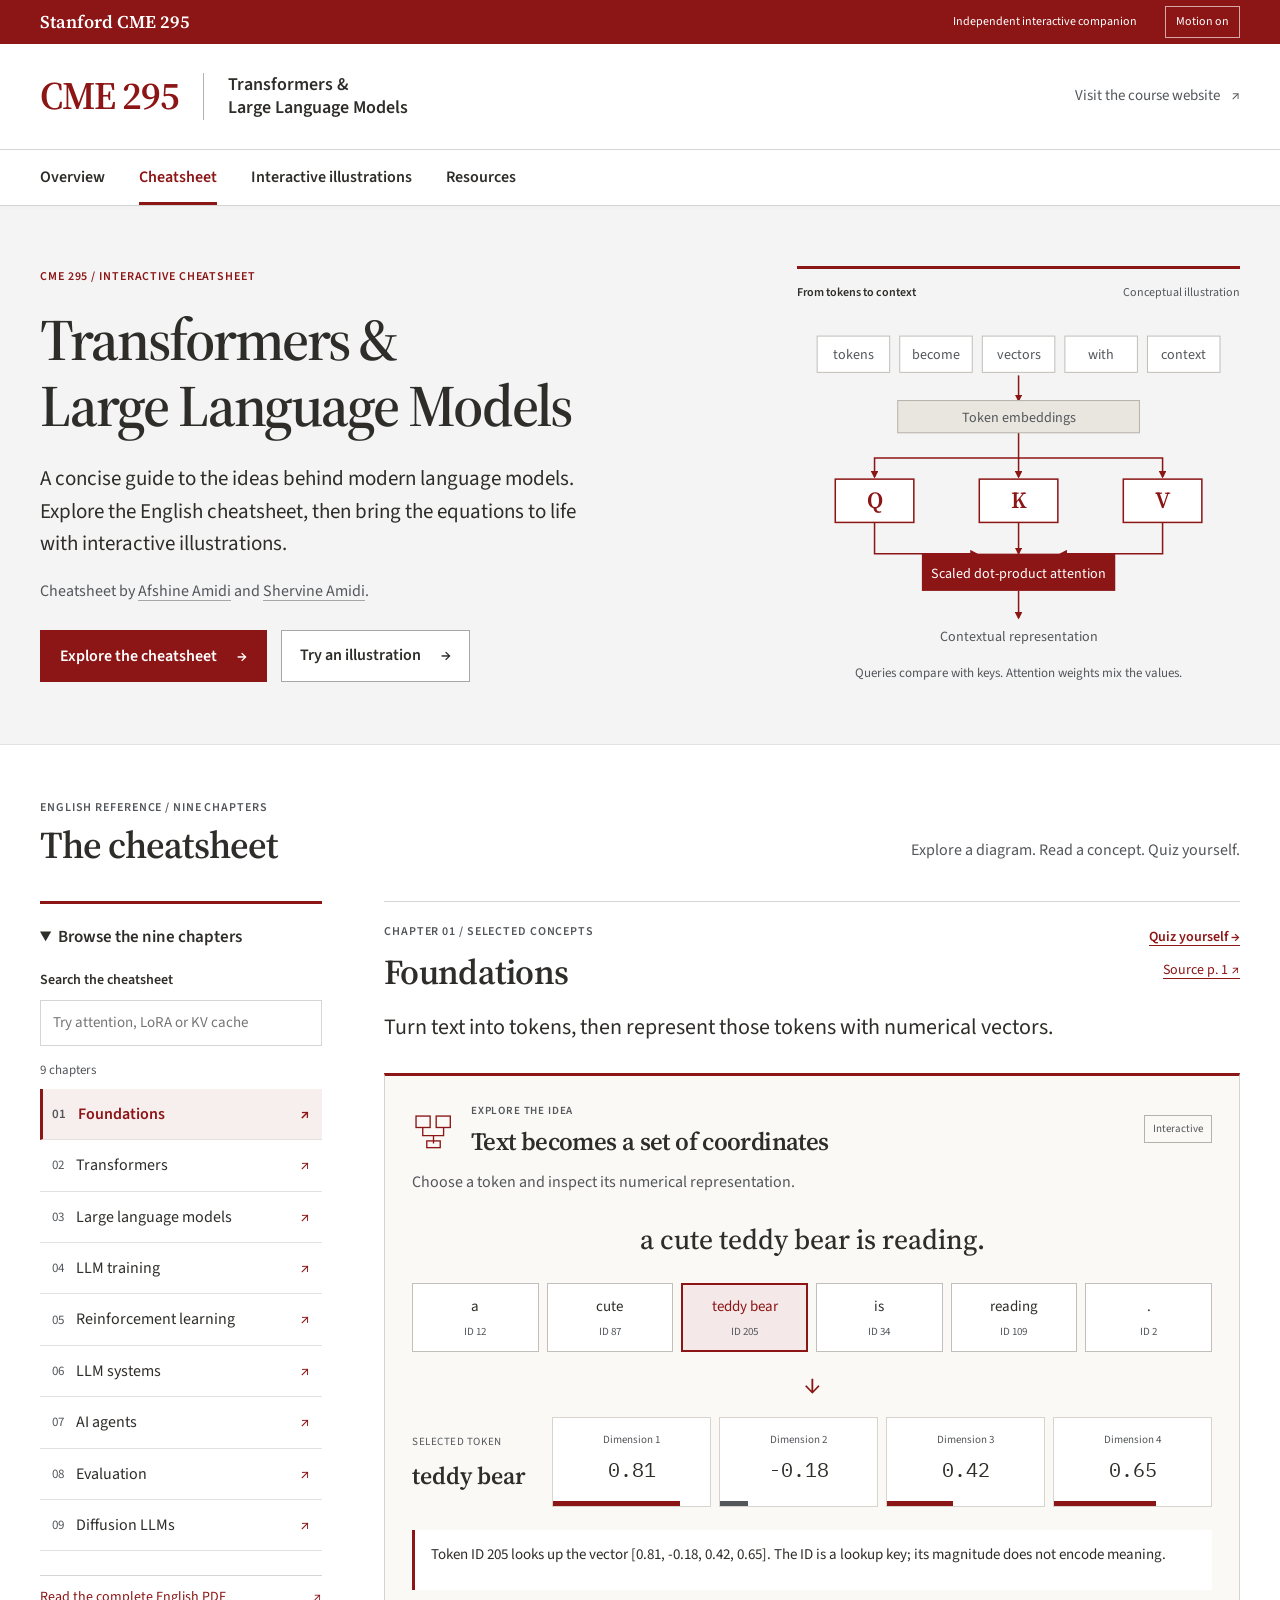
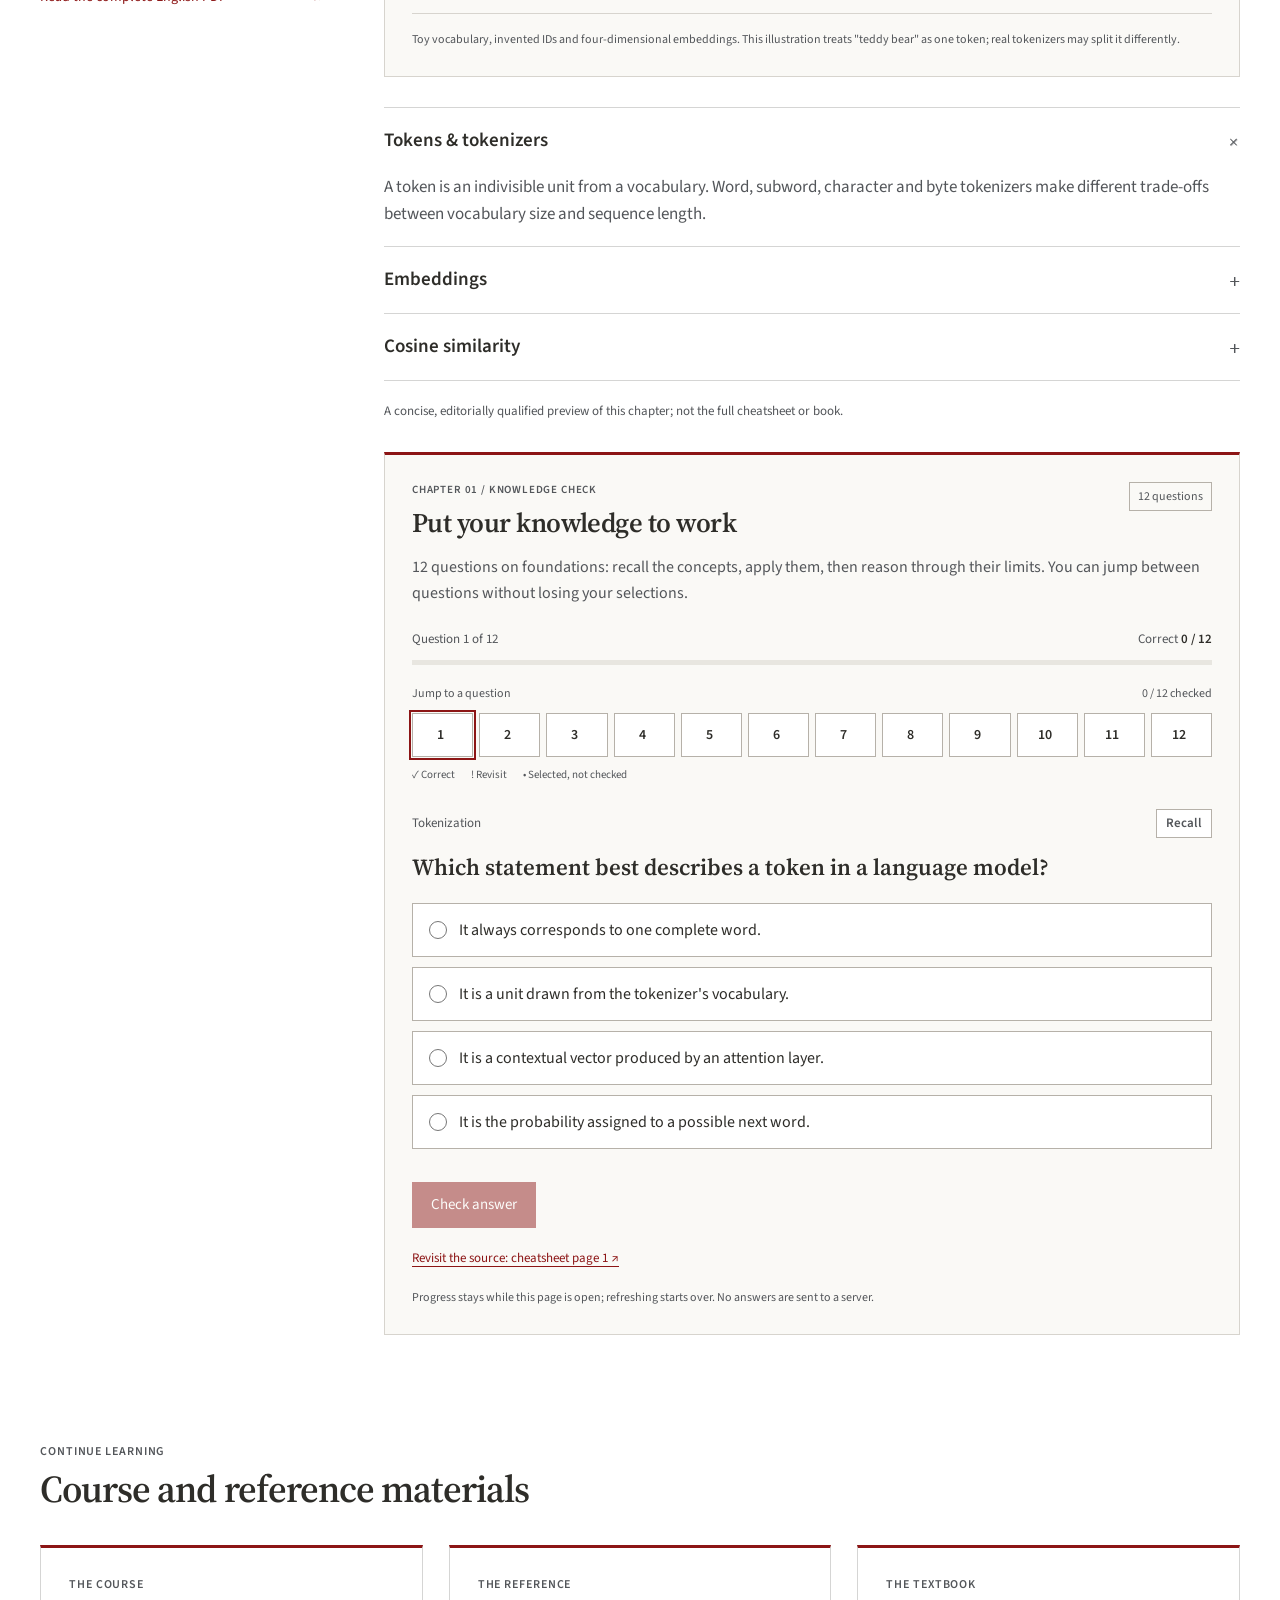
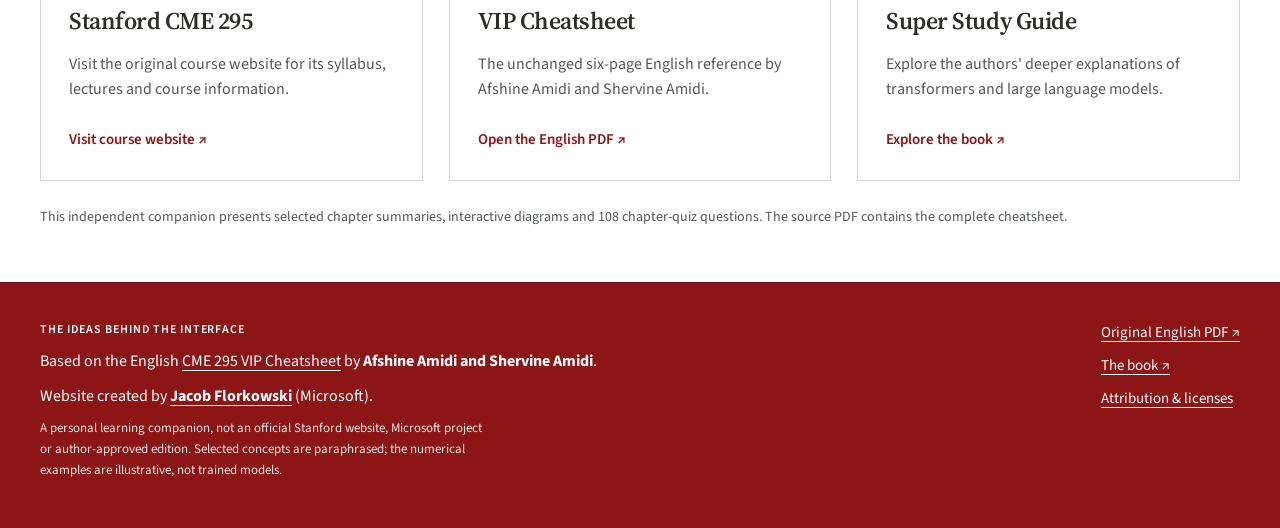
<file: index.html>
<!doctype html>
<html lang="en" class="stanford-page">
<head>
  <meta charset="utf-8">
  <meta name="viewport" content="width=device-width, initial-scale=1">
  <meta name="description" content="An independent interactive companion to the English CME 295 transformers and large language models cheatsheet by Afshine Amidi and Shervine Amidi.">
  <meta name="theme-color" content="#8c1515">
  <title>CME 295 - Transformers &amp; Large Language Models | Interactive Cheatsheet</title>
  <link rel="icon" href="assets/course-mark.svg" type="image/svg+xml">
  <link rel="preload" href="assets/fonts/SourceSans3.ttf" as="font" type="font/ttf" crossorigin>
  <link rel="preload" href="assets/fonts/SourceSerif4.ttf" as="font" type="font/ttf" crossorigin>
  <link rel="stylesheet" href="assets/shared.css">
  <link rel="stylesheet" href="assets/stanford.css">
  <link rel="stylesheet" href="assets/chapter-visuals.css">
  <link rel="stylesheet" href="assets/chapter-quiz.css">
  <script type="module" src="assets/ui.mjs"></script>
</head>
<body class="stanford" data-theme="stanford" data-initial-topic="foundations" data-topic-visuals="true" data-topic-quizzes="true">
  <a class="skip-link" href="#main">Skip to content</a>
  <div class="course-utility">
    <div class="course-container">
      <a class="course-origin" href="https://cme295.stanford.edu/" target="_blank" rel="noopener noreferrer">Stanford CME 295</a>
      <span class="course-independent">Independent interactive companion</span>
      <button type="button" class="motion-toggle" data-motion-toggle aria-pressed="true">Motion on</button>
    </div>
  </div>
  <header class="course-header">
    <div class="course-container course-masthead">
      <a class="course-brand" href="index.html" aria-label="CME 295 interactive cheatsheet home">
        <span class="course-code">CME 295</span>
        <span class="course-brand-title">Transformers &amp;<br>Large Language Models</span>
      </a>
      <a class="course-original-link" href="https://cme295.stanford.edu/" target="_blank" rel="noopener noreferrer">Visit the course website <span aria-hidden="true">&nearr;</span></a>
    </div>
  </header>
  <nav class="course-navigation" aria-label="Page navigation">
    <div class="course-container">
      <a href="#overview">Overview</a>
      <a href="#chapters" aria-current="page">Cheatsheet</a>
      <a href="illustrations.html">Interactive illustrations</a>
      <a href="#resources">Resources</a>
    </div>
  </nav>
  <div class="app-error" data-app-error role="alert" hidden></div>
  <main id="main">
    <section class="course-hero" id="overview" aria-labelledby="course-title">
      <div class="course-container course-hero-grid">
        <div class="course-introduction reveal">
          <span class="eyebrow">CME 295 / Interactive cheatsheet</span>
          <h1 id="course-title">Transformers &amp;<br>Large Language Models</h1>
          <p class="course-description">A concise guide to the ideas behind modern language models.
            Explore the English cheatsheet, then bring the equations to life with interactive illustrations.</p>
          <p class="course-authors">Cheatsheet by <a href="https://www.mit.edu/~amidi/" target="_blank" rel="noopener noreferrer">Afshine Amidi</a>
            and <a href="https://stanford.edu/~shervine/" target="_blank" rel="noopener noreferrer">Shervine Amidi</a>.</p>
          <div class="course-hero-actions">
            <a class="primary-button" href="#chapters">Explore the cheatsheet <span aria-hidden="true">&rarr;</span></a>
            <a class="course-secondary-button" href="illustrations.html#attention">Try an illustration <span aria-hidden="true">&rarr;</span></a>
          </div>
        </div>
        <figure class="course-figure reveal">
          <div class="course-figure-label"><span>From tokens to context</span><span>Conceptual illustration</span></div>
          <svg viewBox="0 0 440 330" role="img" aria-labelledby="architecture-title architecture-description">
            <title id="architecture-title">The attention mechanism</title>
            <desc id="architecture-description">Token embeddings are projected into query, key and value vectors. Attention uses query-key scores to form a weighted mix of values, producing a contextual representation.</desc>
            <defs><marker id="course-arrow" viewBox="0 0 10 10" refX="8" refY="5" markerWidth="5" markerHeight="5" orient="auto-start-reverse"><path d="M0 0L10 5L0 10Z" fill="#8c1515"/></marker></defs>
            <g class="course-diagram-token"><rect x="20" y="15" width="72" height="36"/><rect x="102" y="15" width="72" height="36"/><rect x="184" y="15" width="72" height="36"/><rect x="266" y="15" width="72" height="36"/><rect x="348" y="15" width="72" height="36"/></g>
            <g class="course-diagram-text"><text x="56" y="38">tokens</text><text x="138" y="38">become</text><text x="220" y="38">vectors</text><text x="302" y="38">with</text><text x="384" y="38">context</text></g>
            <g class="course-diagram-flow" marker-end="url(#course-arrow)"><path d="M220 54V79"/><path d="M220 111V136H77V155"/><path d="M220 136V155"/><path d="M220 136H363V155"/><path d="M77 200V231H178"/><path d="M220 200V231"/><path d="M363 200V231H262"/><path d="M220 268V295"/></g>
            <rect class="course-diagram-embedding" x="100" y="79" width="240" height="32"/>
            <text class="course-diagram-text" x="220" y="100">Token embeddings</text>
            <g class="course-diagram-projection"><rect x="38" y="157" width="78" height="43"/><rect x="181" y="157" width="78" height="43"/><rect x="324" y="157" width="78" height="43"/></g>
            <g class="course-diagram-symbol"><text x="77" y="186">Q</text><text x="220" y="186">K</text><text x="363" y="186">V</text></g>
            <rect class="course-diagram-attention" x="124" y="231" width="192" height="37"/>
            <text class="course-diagram-on-red" x="220" y="255">Scaled dot-product attention</text>
            <text class="course-diagram-text" x="220" y="318">Contextual representation</text>
          </svg>
          <figcaption>Queries compare with keys. Attention weights mix the values.</figcaption>
        </figure>
      </div>
    </section>
    <section class="course-section course-container" id="chapters" aria-labelledby="chapters-heading">
      <div class="course-section-heading">
        <div><span class="eyebrow">English reference / Nine chapters</span><h2 id="chapters-heading">The cheatsheet</h2></div>
        <p>Explore a diagram. Read a concept. Quiz yourself.</p>
      </div>
      <div class="course-reference-layout">
        <aside class="course-chapter-rail">
          <details class="rail-chapters" open data-responsive-rail>
            <summary>Browse the nine chapters</summary>
            <label class="topic-search" for="topic-search">Search the cheatsheet
              <input id="topic-search" type="search" placeholder="Try attention, LoRA or KV cache" data-topic-search>
            </label>
            <p class="search-status" data-search-status aria-live="polite">9 chapters</p>
            <nav class="topic-nav" data-topic-nav aria-label="Cheatsheet chapters"></nav>
          </details>
          <a class="course-download" href="assets/source-en.pdf" target="_blank" rel="noopener">Read the complete English PDF <span aria-hidden="true">&nearr;</span></a>
        </aside>
        <article id="topic-content" class="topic-panel course-topic-panel" data-topic-panel></article>
      </div>
    </section>
    <section class="course-section course-container" id="resources" aria-labelledby="resources-heading">
      <div class="course-section-heading"><div><span class="eyebrow">Continue learning</span><h2 id="resources-heading">Course and reference materials</h2></div></div>
      <div class="course-resources">
        <a class="course-resource" href="https://cme295.stanford.edu/" target="_blank" rel="noopener noreferrer"><span class="eyebrow">The course</span><h3>Stanford CME 295</h3><p>Visit the original course website for its syllabus, lectures and course information.</p><span class="course-resource-link">Visit course website &nearr;</span></a>
        <a class="course-resource" href="assets/source-en.pdf" target="_blank" rel="noopener"><span class="eyebrow">The reference</span><h3>VIP Cheatsheet</h3><p>The unchanged six-page English reference by Afshine Amidi and Shervine Amidi.</p><span class="course-resource-link">Open the English PDF &nearr;</span></a>
        <a class="course-resource" href="https://superstudy.guide/transformers-large-language-models/" target="_blank" rel="noopener noreferrer"><span class="eyebrow">The textbook</span><h3>Super Study Guide</h3><p>Explore the authors' deeper explanations of transformers and large language models.</p><span class="course-resource-link">Explore the book &nearr;</span></a>
      </div>
      <p class="course-scope-note">This independent companion presents selected chapter summaries, interactive diagrams and 108 chapter-quiz questions.
        The source PDF contains the complete cheatsheet.</p>
    </section>
    <noscript><div class="course-container course-noscript">The chapter browser, chapter diagrams and quizzes require JavaScript.
      <a href="assets/source-en.pdf">Read the complete English cheatsheet.</a></div></noscript>
  </main>
  <footer class="course-footer">
    <div class="course-container"><div class="credit" data-credit></div></div>
  </footer>
</body>
</html>
</file>
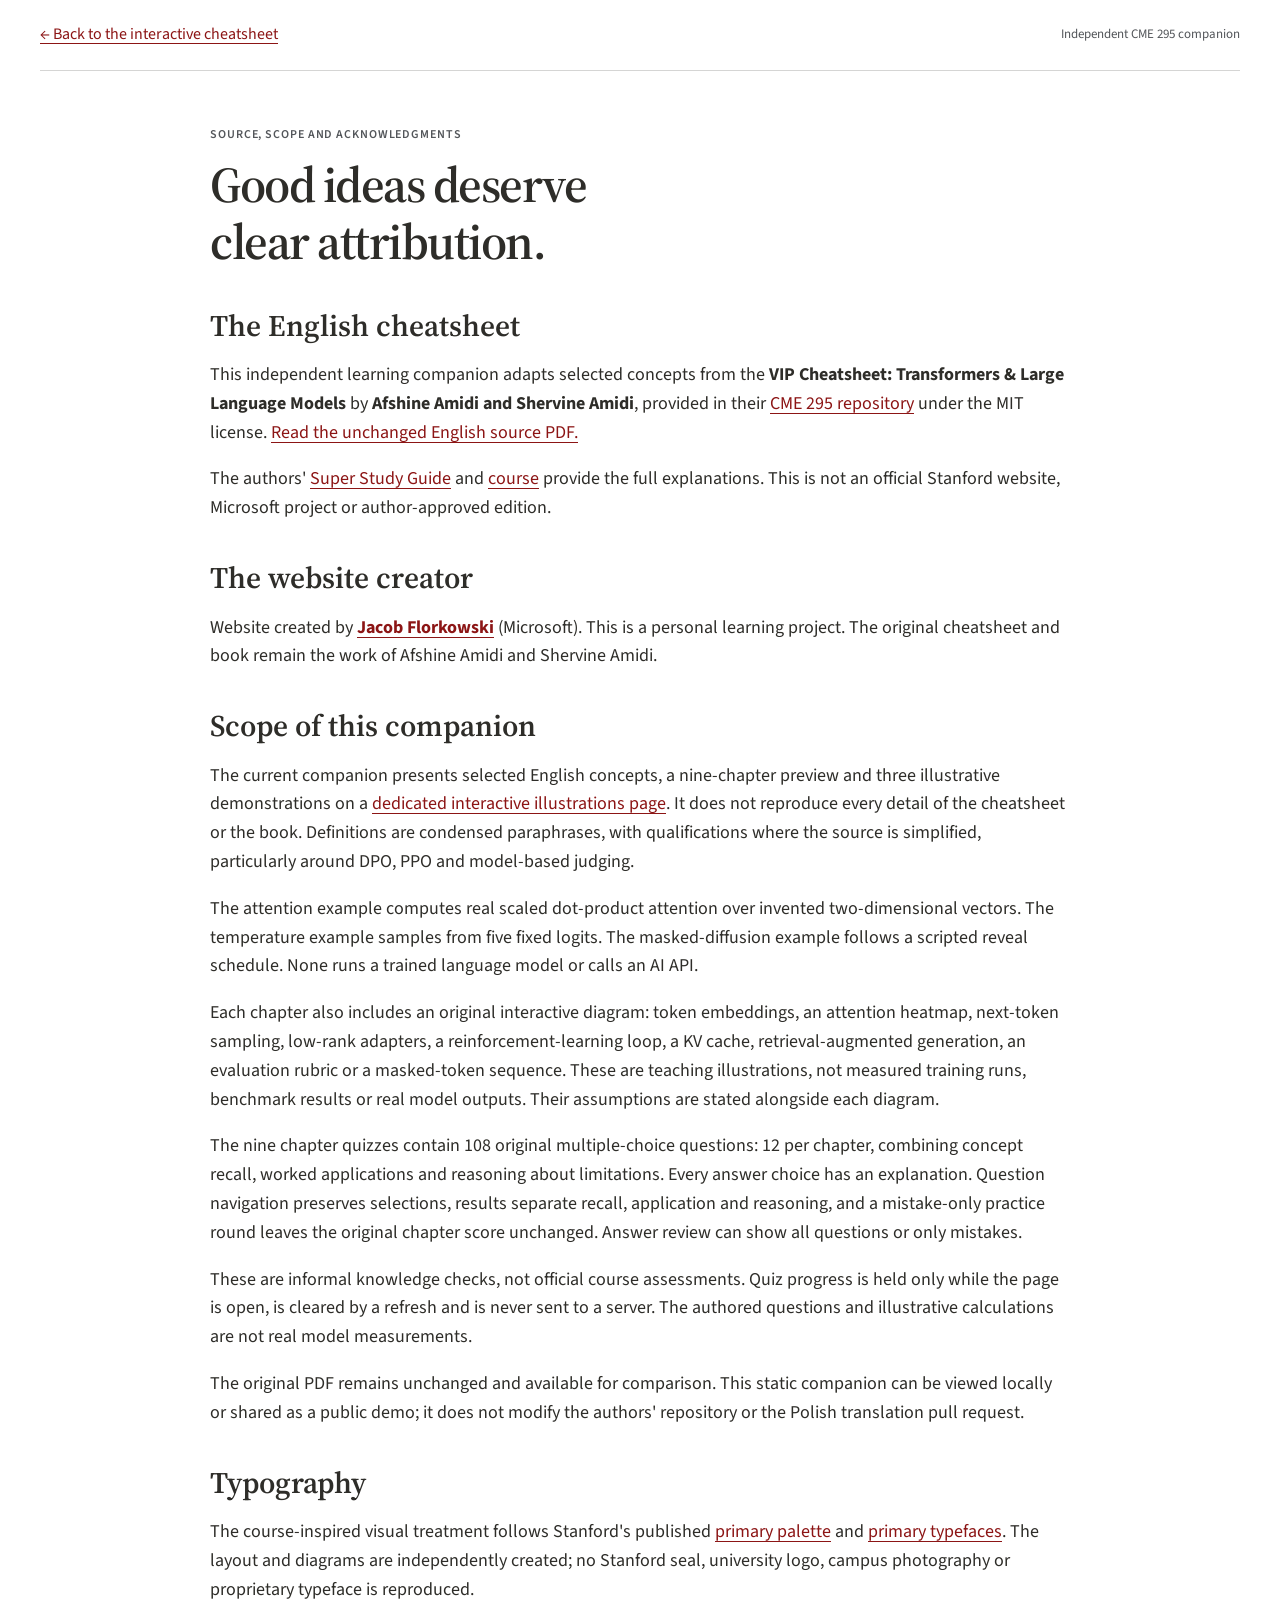
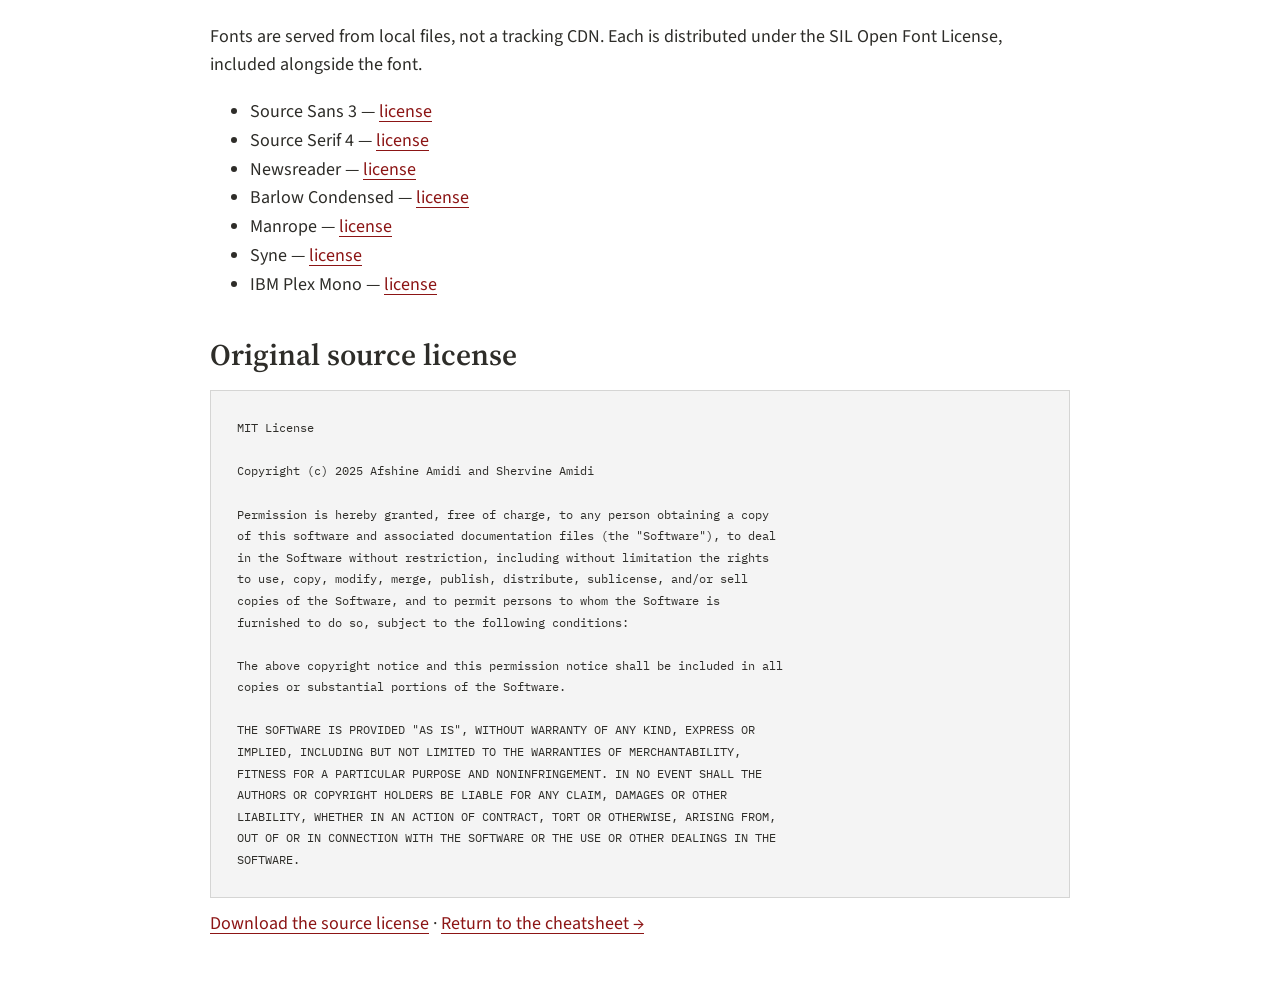
<file: credits.html>
<!doctype html>
<html lang="en" class="stanford-page">
<head>
  <meta charset="utf-8">
  <meta name="viewport" content="width=device-width, initial-scale=1">
  <title>Attribution &amp; licenses - CME 295 interactive companion</title>
  <link rel="icon" href="assets/course-mark.svg" type="image/svg+xml">
  <link rel="stylesheet" href="assets/shared.css">
  <link rel="stylesheet" href="assets/stanford.css">
</head>
<body class="stanford">
  <header class="course-container course-credits-header"><a href="index.html">&larr; Back to the interactive cheatsheet</a><span>Independent CME 295 companion</span></header>
  <main class="credits-main">
    <span class="eyebrow">Source, scope and acknowledgments</span><h1>Good ideas deserve<br>clear attribution.</h1>
    <h2>The English cheatsheet</h2>
    <p>This independent learning companion adapts selected concepts from the <strong>VIP Cheatsheet: Transformers &amp; Large Language Models</strong>
      by <strong>Afshine Amidi and Shervine Amidi</strong>, provided in their
      <a href="https://github.com/afshinea/stanford-cme-295-transformers-large-language-models" target="_blank" rel="noopener noreferrer">CME 295 repository</a>
      under the MIT license. <a href="assets/source-en.pdf" target="_blank" rel="noopener">Read the unchanged English source PDF.</a></p>
    <p>The authors' <a href="https://superstudy.guide/transformers-large-language-models/" target="_blank" rel="noopener noreferrer">Super Study Guide</a>
      and <a href="https://cme295.stanford.edu/" target="_blank" rel="noopener noreferrer">course</a> provide the full explanations.
      This is not an official Stanford website, Microsoft project or author-approved edition.</p>
    <h2>The website creator</h2>
    <p data-site-creator>Website created by <a href="https://www.linkedin.com/in/jakub-florkowski/" target="_blank" rel="noopener noreferrer"><strong>Jacob Florkowski</strong></a> (Microsoft).
      This is a personal learning project. The original cheatsheet and book remain the work of Afshine Amidi and Shervine Amidi.</p>
    <h2>Scope of this companion</h2>
    <p>The current companion presents selected English concepts, a nine-chapter preview and three illustrative demonstrations on
      a <a href="illustrations.html">dedicated interactive illustrations page</a>.
      It does not reproduce every detail of the cheatsheet or the book. Definitions are condensed paraphrases, with qualifications where the source is simplified,
      particularly around DPO, PPO and model-based judging.</p>
    <p>The attention example computes real scaled dot-product attention over invented two-dimensional vectors. The temperature example samples from five fixed logits.
      The masked-diffusion example follows a scripted reveal schedule. None runs a trained language model or calls an AI API.</p>
    <p>Each chapter also includes an original interactive diagram: token embeddings, an attention heatmap, next-token sampling,
      low-rank adapters, a reinforcement-learning loop, a KV cache, retrieval-augmented generation, an evaluation rubric or a masked-token sequence.
      These are teaching illustrations, not measured training runs, benchmark results or real model outputs. Their assumptions are stated alongside each diagram.</p>
    <p>The nine chapter quizzes contain 108 original multiple-choice questions: 12 per chapter, combining concept recall, worked applications and reasoning about limitations.
      Every answer choice has an explanation. Question navigation preserves selections, results separate recall, application and reasoning, and a mistake-only practice round
      leaves the original chapter score unchanged. Answer review can show all questions or only mistakes.</p>
    <p>These are informal knowledge checks, not official course assessments. Quiz progress is held only while the page is open, is cleared by a refresh
      and is never sent to a server. The authored questions and illustrative calculations are not real model measurements.</p>
    <p>The original PDF remains unchanged and available for comparison. This static companion can be viewed locally or shared as a public demo;
      it does not modify the authors' repository or the Polish translation pull request.</p>
    <h2>Typography</h2>
    <p>The course-inspired visual treatment follows Stanford's published
      <a href="https://identity.stanford.edu/design-elements/color/primary-colors/" target="_blank" rel="noopener noreferrer">primary palette</a>
      and <a href="https://identity.stanford.edu/design-elements/typography/" target="_blank" rel="noopener noreferrer">primary typefaces</a>.
      The layout and diagrams are independently created; no Stanford seal, university logo, campus photography or proprietary typeface is reproduced.</p>
    <p>Fonts are served from local files, not a tracking CDN. Each is distributed under the SIL Open Font License, included alongside the font.</p>
    <ul>
      <li>Source Sans 3 &mdash; <a href="assets/fonts/SourceSans3-OFL.txt">license</a></li>
      <li>Source Serif 4 &mdash; <a href="assets/fonts/SourceSerif4-OFL.txt">license</a></li>
      <li>Newsreader &mdash; <a href="assets/fonts/Newsreader-OFL.txt">license</a></li>
      <li>Barlow Condensed &mdash; <a href="assets/fonts/BarlowCondensed-OFL.txt">license</a></li>
      <li>Manrope &mdash; <a href="assets/fonts/Manrope-OFL.txt">license</a></li>
      <li>Syne &mdash; <a href="assets/fonts/Syne-OFL.txt">license</a></li>
      <li>IBM Plex Mono &mdash; <a href="assets/fonts/IBMPlexMono-OFL.txt">license</a></li>
    </ul>
    <h2>Original source license</h2>
    <pre>MIT License

Copyright (c) 2025 Afshine Amidi and Shervine Amidi

Permission is hereby granted, free of charge, to any person obtaining a copy
of this software and associated documentation files (the "Software"), to deal
in the Software without restriction, including without limitation the rights
to use, copy, modify, merge, publish, distribute, sublicense, and/or sell
copies of the Software, and to permit persons to whom the Software is
furnished to do so, subject to the following conditions:

The above copyright notice and this permission notice shall be included in all
copies or substantial portions of the Software.

THE SOFTWARE IS PROVIDED "AS IS", WITHOUT WARRANTY OF ANY KIND, EXPRESS OR
IMPLIED, INCLUDING BUT NOT LIMITED TO THE WARRANTIES OF MERCHANTABILITY,
FITNESS FOR A PARTICULAR PURPOSE AND NONINFRINGEMENT. IN NO EVENT SHALL THE
AUTHORS OR COPYRIGHT HOLDERS BE LIABLE FOR ANY CLAIM, DAMAGES OR OTHER
LIABILITY, WHETHER IN AN ACTION OF CONTRACT, TORT OR OTHERWISE, ARISING FROM,
OUT OF OR IN CONNECTION WITH THE SOFTWARE OR THE USE OR OTHER DEALINGS IN THE
SOFTWARE.</pre>
    <p><a href="LICENSE.txt">Download the source license</a> &middot; <a href="index.html">Return to the cheatsheet &rarr;</a></p>
  </main>
</body>
</html>
</file>
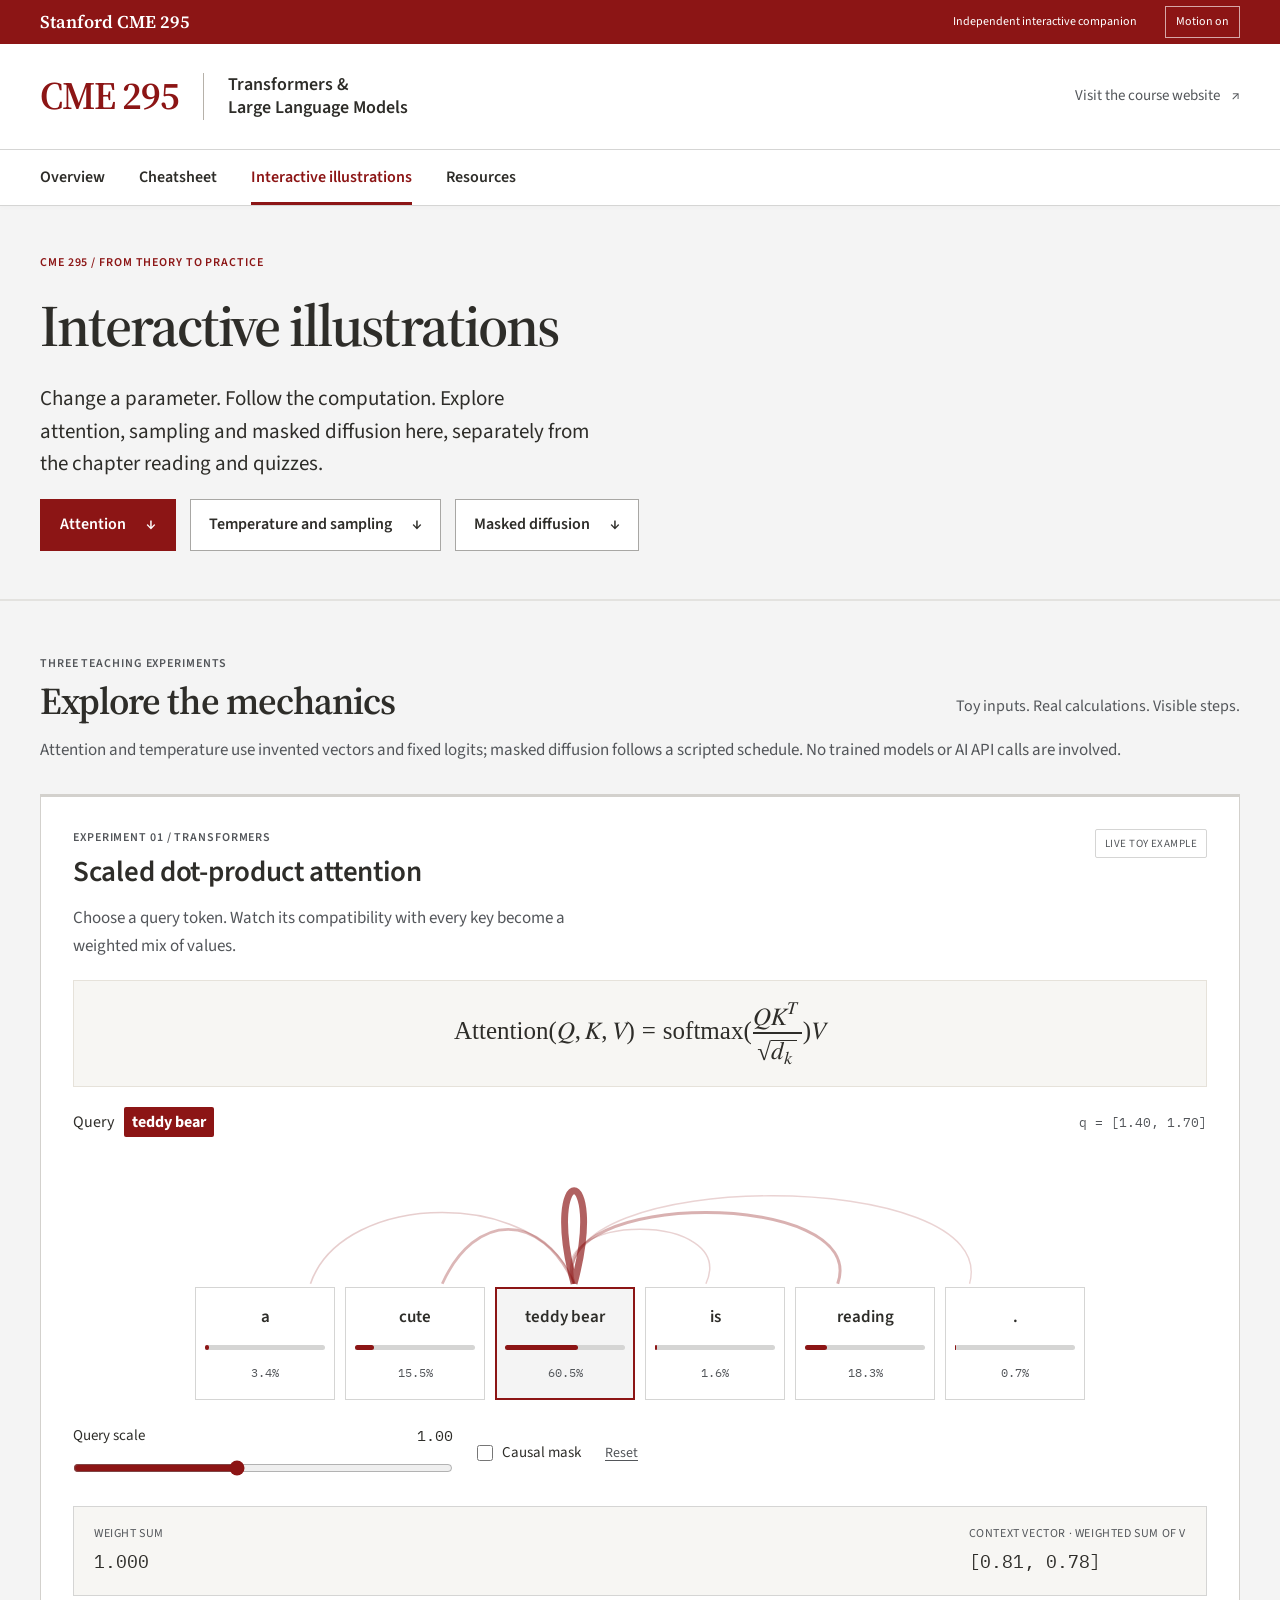
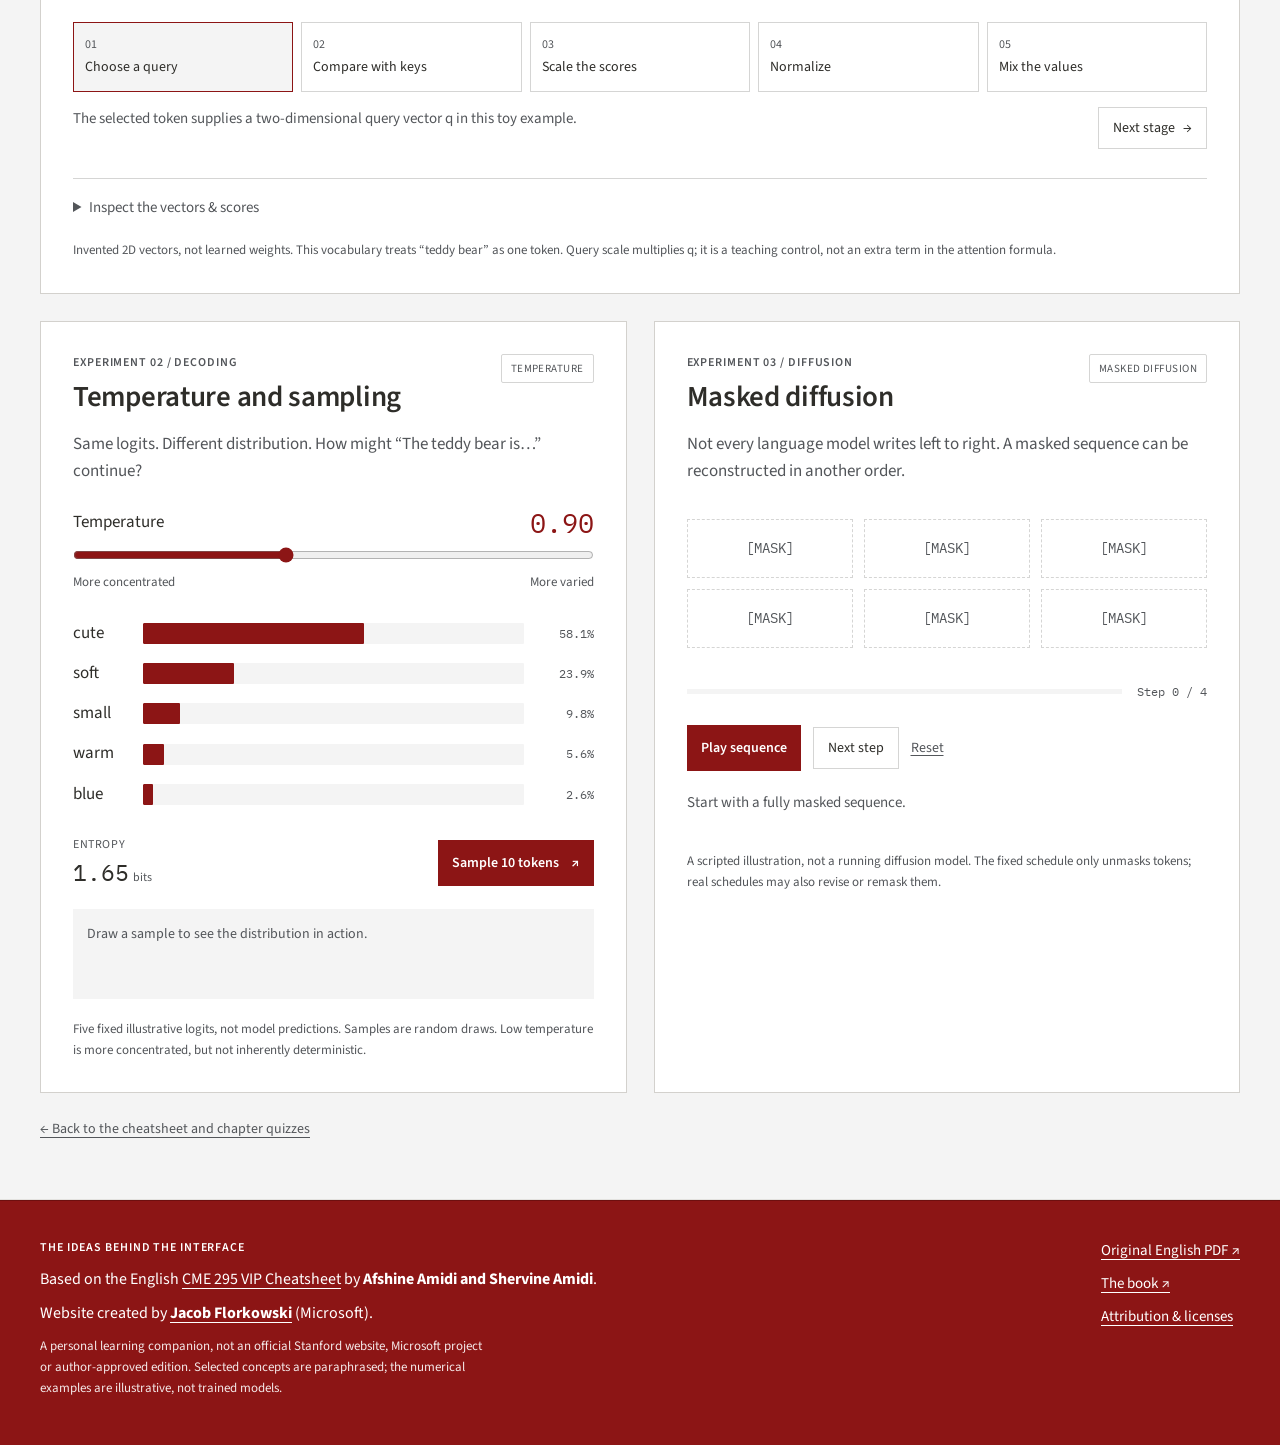
<file: illustrations.html>
<!doctype html>
<html lang="en" class="stanford-page">
<head>
  <meta charset="utf-8">
  <meta name="viewport" content="width=device-width, initial-scale=1">
  <meta name="description" content="Explore attention, temperature and masked diffusion through three interactive teaching examples in the independent CME 295 companion.">
  <meta name="theme-color" content="#8c1515">
  <title>Interactive illustrations - CME 295 companion</title>
  <link rel="icon" href="assets/course-mark.svg" type="image/svg+xml">
  <link rel="preload" href="assets/fonts/SourceSans3.ttf" as="font" type="font/ttf" crossorigin>
  <link rel="preload" href="assets/fonts/SourceSerif4.ttf" as="font" type="font/ttf" crossorigin>
  <link rel="stylesheet" href="assets/shared.css">
  <link rel="stylesheet" href="assets/stanford.css">
  <script type="module" src="assets/ui.mjs"></script>
</head>
<body class="stanford" data-theme="stanford">
  <a class="skip-link" href="#main">Skip to content</a>
  <div class="course-utility">
    <div class="course-container">
      <a class="course-origin" href="https://cme295.stanford.edu/" target="_blank" rel="noopener noreferrer">Stanford CME 295</a>
      <span class="course-independent">Independent interactive companion</span>
      <button type="button" class="motion-toggle" data-motion-toggle aria-pressed="true">Motion on</button>
    </div>
  </div>
  <header class="course-header">
    <div class="course-container course-masthead">
      <a class="course-brand" href="index.html" aria-label="CME 295 interactive cheatsheet home">
        <span class="course-code">CME 295</span>
        <span class="course-brand-title">Transformers &amp;<br>Large Language Models</span>
      </a>
      <a class="course-original-link" href="https://cme295.stanford.edu/" target="_blank" rel="noopener noreferrer">Visit the course website <span aria-hidden="true">&nearr;</span></a>
    </div>
  </header>
  <nav class="course-navigation" aria-label="Page navigation">
    <div class="course-container">
      <a href="index.html#overview">Overview</a>
      <a href="index.html#chapters">Cheatsheet</a>
      <a href="illustrations.html" aria-current="page">Interactive illustrations</a>
      <a href="index.html#resources">Resources</a>
    </div>
  </nav>
  <div class="app-error" data-app-error role="alert" hidden></div>
  <main id="main">
    <section class="course-hero" aria-labelledby="illustrations-title">
      <div class="course-container course-illustration-header">
        <div class="course-introduction reveal">
          <span class="eyebrow">CME 295 / From theory to practice</span>
          <h1 id="illustrations-title">Interactive illustrations</h1>
          <p class="course-description">Change a parameter. Follow the computation.
            Explore attention, sampling and masked diffusion here, separately from the chapter reading and quizzes.</p>
          <nav class="course-hero-actions" aria-label="Choose an illustration">
            <a class="primary-button" href="#attention">Attention <span aria-hidden="true">&darr;</span></a>
            <a class="course-secondary-button" href="#temperature">Temperature and sampling <span aria-hidden="true">&darr;</span></a>
            <a class="course-secondary-button" href="#diffusion">Masked diffusion <span aria-hidden="true">&darr;</span></a>
          </nav>
        </div>
      </div>
    </section>
    <section class="course-illustrations" id="illustrations" aria-labelledby="experiments-heading">
      <div class="course-container">
        <div class="course-section-heading">
          <div><span class="eyebrow">Three teaching experiments</span><h2 id="experiments-heading">Explore the mechanics</h2></div>
          <p>Toy inputs. Real calculations. Visible steps.</p>
        </div>
        <p class="course-illustration-intro">Attention and temperature use invented vectors and fixed logits; masked diffusion follows a scripted schedule.
          No trained models or AI API calls are involved.</p>
        <section class="widget course-attention" id="attention" data-attention data-title="Scaled dot-product attention" aria-label="Interactive attention example"></section>
        <div class="experiments-grid">
          <section class="widget" id="temperature" data-temperature data-title="Temperature and sampling" aria-label="Interactive temperature example"></section>
          <section class="widget" id="diffusion" data-diffusion data-title="Masked diffusion" aria-label="Interactive masked diffusion example"></section>
        </div>
        <p class="course-scope-note"><a href="index.html#chapters"><span aria-hidden="true">&larr;</span> Back to the cheatsheet and chapter quizzes</a></p>
      </div>
    </section>
    <noscript><div class="course-container course-noscript">The interactive illustrations require JavaScript.
      <a href="assets/source-en.pdf">Read the complete English cheatsheet.</a></div></noscript>
  </main>
  <footer class="course-footer">
    <div class="course-container"><div class="credit" data-credit></div></div>
  </footer>
</body>
</html>
</file>
<file: assets/shared.css>
@font-face { font-family: Newsreader; src: url("fonts/Newsreader.ttf") format("truetype"); font-weight: 200 800; font-display: swap; }
@font-face { font-family: Barlow Condensed; src: url("fonts/BarlowCondensed.ttf") format("truetype"); font-weight: 600; font-display: swap; }
@font-face { font-family: Manrope; src: url("fonts/Manrope.ttf") format("truetype"); font-weight: 200 800; font-display: swap; }
@font-face { font-family: Syne; src: url("fonts/Syne.ttf") format("truetype"); font-weight: 400 800; font-display: swap; }
@font-face { font-family: IBM Plex Mono; src: url("fonts/IBMPlexMono.ttf") format("truetype"); font-weight: 400; font-display: swap; }

* { box-sizing: border-box; }
html { scroll-behavior: smooth; scroll-padding-top: 78px; }
body { margin: 0; background: var(--bg); color: var(--ink); font-family: var(--body-font); font-size: 16px; line-height: 1.6; }
[hidden] { display: none !important; }
a { color: inherit; text-underline-offset: 4px; }
button, input, select { font: inherit; }
button { cursor: pointer; color: inherit; }
button:disabled { opacity: .48; cursor: not-allowed; }
button, a, input, summary { -webkit-tap-highlight-color: transparent; }
button, a { touch-action: manipulation; }
:focus-visible { outline: 3px solid var(--accent); outline-offset: 5px; }
::selection { background: var(--accent); color: var(--on-accent); }
h1, h2, h3, p { margin-top: 0; }
h1, h2, h3 { font-family: var(--display-font); line-height: 1.1; }
h1 { text-wrap: balance; }
h2 { font-size: clamp(25px, 2.3vw, 36px); font-weight: var(--heading-weight, 600); margin-bottom: 0; }
p { margin-bottom: 1em; }
svg { display: block; max-width: 100%; }
code, .eyebrow, .mini-label, .widget-tag, .token-weight, output, .topic-number, .unit {
  font-family: "IBM Plex Mono", monospace;
}
.eyebrow { display: block; font-size: 11px; line-height: 1.5; letter-spacing: .1em; text-transform: uppercase; color: var(--muted); margin-bottom: 12px; }
.mini-label { display: block; font-size: 10px; text-transform: uppercase; letter-spacing: .05em; color: var(--muted); }
.skip-link { position: fixed; left: 16px; top: 8px; z-index: 100; padding: 10px 18px; background: var(--accent); color: var(--on-accent); transform: translateY(-180%); }
.skip-link:focus { transform: translateY(0); }
.designbar { display: flex; justify-content: space-between; gap: 18px; align-items: center; position: relative; z-index: 40; min-height: 48px; padding: 7px 28px; background: var(--bar-bg, var(--ink)); color: var(--bar-ink, var(--bg)); font: 11px "IBM Plex Mono", monospace; }
.back-link { text-decoration: none; display: inline-flex; align-items: center; gap: 9px; padding: 5px 0; }
.designbar-end { display: flex; gap: 18px; align-items: center; }
.local-label { opacity: .8; }
.motion-toggle { background: transparent; color: inherit; border: 1px solid currentColor; padding: 5px 9px; min-height: 32px; border-radius: 3px; font-size: 10px; }
.design-switcher { position: relative; }
.design-switcher summary { cursor: pointer; list-style-position: outside; }
.design-switcher nav { position: absolute; left: 50%; top: 31px; transform: translateX(-50%); padding: 8px; width: 244px; background: var(--panel); color: var(--ink); box-shadow: 0 8px 35px #0003; border: 1px solid var(--line); }
.design-switcher nav a { display: block; padding: 12px; text-decoration: none; }
.design-switcher nav a:hover, .design-switcher nav a[aria-current] { background: var(--soft); }
.design-switcher nav span { color: var(--muted); margin-right: 10px; }
.app-error { padding: 18px 28px; color: #812512; background: #ffe4d9; border-bottom: 2px solid #b23f28; }
.brand { display: inline-flex; align-items: center; gap: 11px; text-decoration: none; font-weight: 700; line-height: 1.1; }
.brand-mark { display: grid; grid-template-columns: 6px 6px; grid-template-rows: 6px 6px; gap: 3px; flex: 0 0 auto; }
.brand-mark i { width: 6px; height: 6px; background: currentColor; }
.brand-mark i:last-child { opacity: .35; }
.site-links { display: flex; gap: 24px; align-items: center; }
.site-links a { font-size: 12px; text-decoration: none; padding: 8px 0; }
.site-links a:hover { text-decoration: underline; }
.section-caption { display: flex; align-items: baseline; gap: 16px; justify-content: space-between; margin-bottom: 22px; }
.section-caption p { color: var(--muted); font-size: 13px; margin: 0; }
.section-caption h2 { font-size: 26px; }
.widget { background: var(--panel); border: 1px solid var(--line); padding: var(--widget-padding, 28px); border-radius: var(--radius, 0); min-width: 0; }
.widget-heading { display: flex; justify-content: space-between; align-items: flex-start; gap: 16px; margin-bottom: 14px; }
.widget-heading .eyebrow { margin-bottom: 7px; font-size: 10px; }
.widget-heading h2 { font-size: clamp(24px, 2.1vw, 32px); }
.widget-tag { flex-shrink: 0; padding: 5px 8px; border: 1px solid var(--line); font-size: 8px; line-height: 1.4; letter-spacing: .04em; border-radius: var(--tag-radius, 2px); color: var(--muted); }
.widget-intro { font-size: 14px; color: var(--muted); line-height: 1.6; max-width: 68ch; margin-bottom: 20px; }
.attention-equation { background: var(--soft); padding: 12px 10px; border-radius: var(--radius, 0); overflow-x: auto; margin-bottom: 20px; }
math { font-size: 18px; min-width: 240px; }
.query-readout { display: flex; flex-wrap: wrap; justify-content: space-between; gap: 12px; align-items: center; font-size: 12px; }
.query-readout strong { padding: 4px 8px; color: var(--on-accent); background: var(--accent); margin-left: 7px; border-radius: var(--tag-radius, 2px); }
.query-readout code { font-size: 11px; color: var(--muted); }
.attention-connections { width: 100%; height: auto; max-height: 112px; margin: 4px 0 -2px; overflow: visible; }
.attention-connections path { stroke: var(--accent); transition: opacity .4s, stroke-width .4s; }
.attention-tokens { display: grid; grid-template-columns: repeat(6, minmax(0, 1fr)); gap: 5px; }
.attention-token { border: 1px solid var(--line); background: var(--panel); min-width: 0; padding: 10px 5px 8px; border-radius: var(--token-radius, 3px); transition: transform .2s, border-color .2s, background .2s; }
.attention-token:hover { transform: translateY(-3px); border-color: var(--accent); }
.attention-token[aria-pressed="true"] { border-color: var(--accent); box-shadow: inset 0 0 0 1px var(--accent); background: var(--soft); }
.token-label { display: block; font-size: 11px; font-weight: 600; white-space: nowrap; }
.token-weight { font-size: 10px; color: var(--muted); }
.weight-track { display: block; height: 4px; margin: 11px 1px 5px; background: var(--line); border-radius: 4px; }
.weight-track span { display: block; height: 100%; background: var(--accent); transition: width .4s; border-radius: inherit; }
.attention-token.masked { border-style: dashed; }
.attention-token.masked .token-label { color: var(--muted); text-decoration: line-through; }
.attention-controls { display: flex; align-items: center; gap: 17px; margin-top: 20px; font-size: 11px; }
.range-control { flex: 1; display: grid; grid-template-columns: 1fr auto; gap: 3px 10px; }
.range-control input { grid-column: 1 / -1; width: 100%; }
input[type="range"] { accent-color: var(--accent); height: 24px; cursor: pointer; margin: 0; }
input[type="checkbox"] { accent-color: var(--accent); width: 16px; height: 16px; margin: 0; }
.check-control { display: flex; align-items: center; gap: 7px; flex-shrink: 0; }
.text-button { border: none; padding: 8px 0; color: var(--muted); background: transparent; font-size: 11px; text-decoration: underline; text-underline-offset: 3px; }
.text-button:hover { color: var(--ink); }
.attention-result { display: flex; justify-content: space-between; gap: 16px; margin-top: 17px; padding: 13px 15px; border: 1px solid var(--line); background: var(--soft); }
.attention-result output { font-size: 15px; }
.attention-result .mini-label { margin-bottom: 3px; font-size: 9px; }
.stepper { margin-top: 20px; }
.attention-steps { display: grid; grid-template-columns: repeat(5, 1fr); list-style: none; padding: 0; margin: 0; gap: 5px; }
.attention-steps button { display: block; width: 100%; min-height: 52px; text-align: left; border: 1px solid var(--line); background: transparent; padding: 7px; font-size: 9px; line-height: 1.4; }
.attention-steps button span { display: block; font: 9px "IBM Plex Mono", monospace; color: var(--muted); margin-bottom: 3px; }
.attention-steps button[aria-pressed="true"] { border-color: var(--accent); background: var(--soft); }
.step-note { display: flex; align-items: flex-start; gap: 12px; justify-content: space-between; margin-top: 11px; }
.step-note p { font-size: 11px; color: var(--muted); line-height: 1.6; margin: 0; min-height: 36px; }
.small-button { display: inline-flex; justify-content: center; align-items: center; gap: 8px; padding: 8px 11px; min-height: 36px; border: 1px solid var(--line); border-radius: var(--button-radius, 3px); background: var(--panel); font-size: 11px; white-space: nowrap; }
.small-button:hover { border-color: var(--accent); }
.math-inspector { border-top: 1px solid var(--line); margin-top: 17px; padding-top: 12px; font-size: 11px; }
.math-inspector summary { cursor: pointer; color: var(--muted); }
.table-scroll { overflow-x: auto; }
table { width: 100%; border-collapse: collapse; margin-top: 10px; font: 10px "IBM Plex Mono", monospace; white-space: nowrap; }
caption { text-align: left; white-space: normal; font-size: 9px; color: var(--muted); padding-bottom: 10px; }
th, td { border-bottom: 1px solid var(--line); padding: 9px 7px; text-align: left; }
th { font-weight: 400; }
thead { background: var(--soft); }
.demo-disclaimer { font-size: 10px; line-height: 1.65; color: var(--muted); margin: 15px 0 0; }
.experiments-grid { display: grid; grid-template-columns: 1fr 1fr; gap: 24px; }
.temperature-control { display: flex; flex-wrap: wrap; justify-content: space-between; gap: 4px; font-size: 12px; margin-top: 24px; }
.temperature-control output { font-size: 23px; color: var(--accent); line-height: 1; }
.temperature-control input { width: 100%; }
.range-labels { display: flex; justify-content: space-between; color: var(--muted); font-size: 10px; margin-top: 2px; }
.probabilities { display: grid; gap: 11px; margin: 26px 0; }
.probability-row { display: grid; grid-template-columns: 52px 1fr 48px; align-items: center; gap: 10px; font-size: 12px; }
.probability-row output { text-align: right; font-size: 10px; color: var(--muted); }
.probability-track { height: 17px; background: var(--soft); overflow: hidden; border-radius: var(--bar-radius, 1px); }
.probability-track span { display: block; height: 100%; background: var(--accent); transition: width .35s; border-radius: inherit; }
.primary-button { display: inline-flex; align-items: center; justify-content: center; gap: 12px; background: var(--accent); color: var(--on-accent); border: 1px solid var(--accent); border-radius: var(--button-radius, 3px); padding: 11px 16px; min-height: 42px; font-size: 11px; font-weight: 600; text-decoration: none; }
.primary-button:hover { filter: brightness(.92); }
.sampling-actions { display: flex; align-items: center; justify-content: space-between; gap: 12px; }
.sampling-actions output { font-size: 23px; }
.unit { font-size: 10px; color: var(--muted); }
.sample-output { background: var(--soft); margin-top: 18px; padding: 14px; min-height: 80px; border-radius: var(--radius, 0); }
.sample-output p { font-size: 11px; color: var(--muted); margin: 0; }
.sample-tokens { display: flex; flex-wrap: wrap; gap: 5px; padding: 0; margin: 10px 0 0; list-style: none; }
.sample-tokens li { border: 1px solid var(--line); background: var(--panel); padding: 3px 7px; border-radius: var(--token-radius, 3px); font-size: 10px; }
.diffusion-sequence { display: grid; grid-template-columns: repeat(3, 1fr); gap: 9px; margin: 33px 0; min-height: 114px; }
.diffusion-token { display: flex; align-items: center; justify-content: center; padding: 13px 7px; border: 1px solid var(--accent); background: var(--soft); color: var(--ink); border-radius: var(--token-radius, 3px); font: 12px "IBM Plex Mono", monospace; transition: background .35s, border-color .35s, transform .35s; }
.diffusion-token.is-masked { border: 1px dashed var(--line); background: transparent; color: var(--muted); }
.diffusion-progress { display: flex; align-items: center; gap: 15px; }
.diffusion-progress output { font-size: 10px; color: var(--muted); white-space: nowrap; }
progress { flex: 1; width: 100%; height: 5px; border: none; border-radius: 0; background: var(--soft); accent-color: var(--accent); }
progress::-webkit-progress-bar { background: var(--soft); }
progress::-webkit-progress-value { background: var(--accent); transition: width .3s; }
.diffusion-controls { display: flex; gap: 10px; margin-top: 24px; align-items: center; flex-wrap: wrap; }
.diffusion-status { min-height: 40px; margin: 20px 0 0; font-size: 12px; color: var(--muted); }
.topic-browser { display: grid; grid-template-columns: minmax(210px, .7fr) minmax(0, 1.6fr); gap: 40px; }
.topic-nav { display: grid; }
.topic-link { display: flex; align-items: center; gap: 12px; text-align: left; background: transparent; border: none; border-bottom: 1px solid var(--line); padding: 14px 7px; font-size: 12px; line-height: 1.4; width: 100%; min-height: 46px; }
.topic-link[aria-pressed="true"] { background: var(--soft); color: var(--accent); }
.topic-link:hover { color: var(--accent); }
.topic-number { font-size: 10px; color: var(--muted); }
.topic-arrow { margin-left: auto; color: var(--muted); }
.topic-search { display: block; width: 100%; margin-bottom: 14px; font-size: 11px; color: var(--muted); }
.topic-search input { display: block; width: 100%; min-height: 40px; padding: 9px 11px; border: 1px solid var(--line); background: var(--panel); color: var(--ink); border-radius: var(--button-radius, 3px); margin-top: 6px; font-size: 12px; }
.search-status { font-size: 10px; color: var(--muted); min-height: 16px; margin: 8px 0; }
.topic-panel { min-width: 0; scroll-margin-top: 30px; }
.topic-panel-heading { display: flex; align-items: flex-start; gap: 20px; justify-content: space-between; margin-bottom: 20px; }
.source-page { font: 10px "IBM Plex Mono", monospace; flex-shrink: 0; color: var(--muted); padding-top: 4px; }
.topic-summary { font-size: 18px; line-height: 1.5; }
.concept { border-top: 1px solid var(--line); }
.concept:last-child { border-bottom: 1px solid var(--line); }
.concept summary { list-style: none; cursor: pointer; display: flex; justify-content: space-between; align-items: center; gap: 16px; padding: 16px 0; font-size: 14px; font-weight: 600; }
.concept summary::-webkit-details-marker { display: none; }
.concept summary span { color: var(--muted); font: 19px "IBM Plex Mono", monospace; }
.concept[open] summary span { transform: rotate(45deg); }
.concept p { font-size: 14px; line-height: 1.7; color: var(--muted); padding-right: 20px; }
.credit { display: grid; grid-template-columns: 1fr auto; gap: 40px; border-top: 1px solid var(--line); padding: 32px 0; margin-top: 60px; }
.credit p { font-size: 12px; max-width: 75ch; margin-bottom: 9px; }
.credit .credit-note { color: var(--muted); font-size: 10px; }
.credit nav { display: grid; gap: 7px; align-content: start; }
.credit nav a { font-size: 11px; color: var(--muted); }
.credit .eyebrow { font-size: 9px; margin-bottom: 10px; }
.prototype-note { color: var(--muted); font-size: 10px; }
.preview .designbar, .preview .credit, .preview .prototype-note, .preview .skip-link { display: none; }
.ready.motion-on .reveal { animation: arrive .65s both; }
.ready.motion-on .reveal:nth-child(2) { animation-delay: .1s; }
.ready.motion-on .reveal:nth-child(3) { animation-delay: .18s; }
@keyframes arrive { from { opacity: 0; transform: translateY(14px); } to { opacity: 1; transform: translateY(0); } }
.motion-off *, .motion-off *::before, .motion-off *::after { animation: none !important; transition: none !important; scroll-behavior: auto !important; }
@media (prefers-reduced-motion: reduce) {
  html { scroll-behavior: auto; }
  body:not(.motion-on) *, body:not(.motion-on) *::before, body:not(.motion-on) *::after { animation: none !important; transition: none !important; }
}
@media (max-width: 1000px) {
  .widget-tag { display: none; }
  .experiments-grid { gap: 18px; }
  .topic-browser { gap: 25px; grid-template-columns: 220px minmax(0, 1fr); }
}
@media (max-width: 700px) {
  .designbar { padding: 8px 16px; gap: 12px; flex-wrap: wrap; }
  .local-label { display: none; }
  .designbar-end { margin-left: auto; }
  .design-switcher { font-size: 10px; }
  .site-links { gap: 15px; }
  .widget { --widget-padding: 21px; }
  .widget-heading h2 { font-size: 26px; }
  .widget-intro { font-size: 13px; }
  .experiments-grid, .topic-browser { grid-template-columns: 1fr; }
  .topic-nav { grid-template-columns: 1fr 1fr; gap: 0 15px; }
  .topic-link { font-size: 11px; }
  .token-label { font-size: 10px; }
  .attention-token { padding: 9px 2px 7px; }
  .attention-controls { gap: 11px; }
  .attention-result { padding: 11px; gap: 12px; }
  .attention-result .mini-label { font-size: 8px; }
  .attention-result output { font-size: 13px; }
  .attention-steps button { font-size: 8px; padding: 5px; }
  .query-readout code { font-size: 10px; }
  .section-caption { display: block; }
  .section-caption p { margin-top: 10px; }
  .credit { grid-template-columns: 1fr; gap: 16px; }
  .credit nav { display: flex; flex-wrap: wrap; gap: 15px; }
}
@media (max-width: 400px) {
  .design-switcher { order: 3; margin-left: 15px; }
  .token-label { font-size: 9px; }
  .token-weight { font-size: 9px; }
  .attention-controls { flex-wrap: wrap; }
  .range-control { flex-basis: 100%; }
  .step-note { display: block; }
  .step-note .small-button { margin-top: 10px; }
  .sampling-actions { flex-wrap: wrap; }
}
</file>
<file: assets/stanford.css>
@font-face {
  font-family: "Source Sans 3";
  src: url("fonts/SourceSans3.ttf") format("truetype");
  font-weight: 200 900;
  font-display: swap;
}
@font-face {
  font-family: "Source Serif 4";
  src: url("fonts/SourceSerif4.ttf") format("truetype");
  font-weight: 200 900;
  font-display: swap;
}

.stanford {
  --bg: #fff; --panel: #fff; --ink: #2e2d29; --muted: #53565a; --line: #d5d5d4;
  --accent: #8c1515; --on-accent: #fff; --soft: #f4f4f4;
  --body-font: "Source Sans 3", Verdana, sans-serif;
  --display-font: "Source Serif 4", Georgia, serif;
  --heading-weight: 600; --widget-padding: 32px; --radius: 0; --button-radius: 0; --token-radius: 0;
  font-size: 18px;
  line-height: 1.6;
  -webkit-font-smoothing: antialiased;
}
html.stanford-page { scroll-padding-top: 82px; }
.course-container { width: min(1216px, calc(100% - 80px)); margin-inline: auto; }
.stanford .eyebrow, .stanford .mini-label, .stanford .widget-tag, .stanford .topic-number, .stanford .unit {
  font-family: var(--body-font);
}
.stanford .eyebrow { font-size: 12px; font-weight: 600; letter-spacing: .075em; }
.course-utility { background: var(--accent); color: #fff; }
.course-utility > .course-container { min-height: 44px; display: flex; align-items: center; gap: 28px; }
.course-origin { font: 600 18px/1.3 var(--display-font); text-decoration: none; }
.course-origin:hover { text-decoration: underline; }
.course-independent { font-size: 12px; margin-left: auto; }
.course-utility .motion-toggle { font-size: 12px; padding: 3px 10px; border-color: #d6a8a8; border-radius: 0; }
.course-utility :focus-visible, .course-footer :focus-visible { outline-color: #fff; }
.course-header { background: #fff; }
.course-masthead { display: flex; align-items: center; justify-content: space-between; gap: 28px; padding: 29px 0; }
.course-brand { display: flex; align-items: center; gap: 24px; text-decoration: none; color: var(--ink); }
.course-code { font: 600 39px/1.1 var(--display-font); color: var(--accent); letter-spacing: -.025em; white-space: nowrap; }
.course-brand-title { border-left: 1px solid #b6b1a9; padding-left: 24px; font-size: 18px; line-height: 1.3; font-weight: 600; }
.course-original-link { font-size: 15px; text-decoration: none; color: var(--muted); }
.course-original-link:hover { color: var(--accent); text-decoration: underline; }
.course-original-link span { margin-left: 8px; }
.course-navigation { position: sticky; top: 0; z-index: 25; background: #fff; border-block: 1px solid var(--line); box-shadow: 0 2px 5px #2e2d2905; }
.course-navigation > .course-container { display: flex; gap: 34px; }
.course-navigation a { text-decoration: none; font-size: 16px; font-weight: 600; padding: 15px 0 12px; border-bottom: 3px solid transparent; }
.course-navigation a:hover, .course-navigation a[aria-current] { border-bottom-color: var(--accent); color: var(--accent); }
.course-hero { background: #f4f4f4; border-bottom: 1px solid #e3e2df; }
.course-hero-grid { display: grid; grid-template-columns: minmax(0, 1.55fr) minmax(0, 1fr); gap: 70px; align-items: center; padding-block: 60px; }
.course-illustration-header { padding-block: 48px; }
.course-introduction .eyebrow { color: var(--accent); margin-bottom: 21px; }
.course-introduction h1 { font-size: clamp(40px, 4.6vw, 64px); font-weight: 600; line-height: 1.12; letter-spacing: -.035em; margin-bottom: 23px; }
.course-description { font-size: 21px; line-height: 1.55; max-width: 55ch; margin-bottom: 19px; }
.course-authors { font-size: 16px; color: var(--muted); margin-bottom: 26px; }
.course-authors a { text-decoration-color: #a8a7a4; }
.course-authors a:hover { color: var(--accent); text-decoration-color: currentColor; }
.course-hero-actions { display: flex; flex-wrap: wrap; gap: 14px; }
.stanford .primary-button { font: 600 16px/1.3 var(--body-font); padding: 13px 19px; min-height: 46px; gap: 20px; }
.stanford .primary-button:hover { background: #680f0f; border-color: #680f0f; filter: none; }
.course-secondary-button { display: inline-flex; align-items: center; justify-content: center; gap: 20px; padding: 12px 18px; border: 1px solid #a8a7a4; font-size: 16px; font-weight: 600; text-decoration: none; background: #fff; min-height: 46px; }
.course-secondary-button:hover { border-color: var(--accent); color: var(--accent); }
.course-figure { margin: 0; min-width: 0; align-self: center; }
.course-figure-label { border-top: 3px solid var(--accent); padding-top: 14px; display: flex; justify-content: space-between; gap: 18px; font-size: 12px; color: var(--muted); }
.course-figure-label > span:first-child { color: var(--ink); font-weight: 600; }
.course-figure svg { width: 100%; margin-top: 18px; }
.course-diagram-token { fill: #fff; stroke: #c2bfba; }
.course-diagram-text { fill: #53565a; font: 14px var(--body-font); text-anchor: middle; }
.course-diagram-flow { fill: none; stroke: #8c1515; stroke-width: 1.5; }
.course-diagram-embedding { fill: #e9e6df; stroke: #b6b1a9; }
.course-diagram-projection { fill: #fff; stroke: #8c1515; stroke-width: 1.5; }
.course-diagram-symbol { fill: #8c1515; font: 600 23px var(--display-font); text-anchor: middle; }
.course-diagram-attention { fill: #8c1515; }
.course-diagram-on-red { fill: #fff; font: 14px var(--body-font); text-anchor: middle; }
.course-figure figcaption { font-size: 13px; color: var(--muted); text-align: center; margin-top: 10px; }
.course-section { padding-block: 54px; }
.course-section-heading { display: flex; align-items: flex-end; justify-content: space-between; gap: 30px; margin-bottom: 34px; }
.course-section-heading h2 { font-size: 38px; font-weight: 600; letter-spacing: -.025em; }
.course-section-heading .eyebrow { margin-bottom: 8px; }
.course-section-heading > p { font-size: 16px; color: var(--muted); margin-bottom: 3px; }
.course-reference-layout { display: grid; grid-template-columns: 282px minmax(0, 1fr); gap: 62px; align-items: start; }
.course-chapter-rail { border-top: 3px solid var(--accent); padding-top: 20px; min-width: 0; }
.course-chapter-rail .rail-chapters > summary { font-size: 17px; font-weight: 600; cursor: pointer; margin-bottom: 18px; list-style-position: inside; }
.stanford .topic-search { font-size: 14px; color: var(--ink); font-weight: 600; }
.stanford .topic-search input { font-size: 15px; min-height: 44px; margin-top: 9px; padding: 10px 12px; font-weight: 400; }
.stanford .search-status { font-size: 13px; }
.stanford .topic-link { padding: 14px 12px; font-size: 16px; gap: 12px; border-bottom: 1px solid #e2e1dd; }
.stanford .topic-link[aria-pressed="true"] { background: #f7eeee; border-left: 3px solid var(--accent); padding-left: 9px; color: var(--accent); font-weight: 600; }
.stanford .topic-number { font-size: 13px; }
.stanford .topic-arrow { color: var(--accent); font-size: 16px; }
.course-download { display: flex; align-items: center; gap: 18px; justify-content: space-between; font-size: 14px; line-height: 1.4; margin-top: 24px; text-decoration: none; color: var(--accent); padding: 12px 0; border-top: 1px solid var(--line); }
.course-download:hover { text-decoration: underline; }
.course-topic-panel { border-top: 1px solid var(--line); padding-top: 21px; scroll-margin-top: 85px; }
.stanford .topic-panel h2 { font-size: 35px; font-weight: 600; letter-spacing: -.02em; }
.stanford .topic-panel-heading .eyebrow { font-size: 12px; }
.stanford .source-page { font: 14px var(--body-font); color: var(--accent); }
.stanford .topic-summary { font-size: 22px; line-height: 1.5; margin-bottom: 29px; }
.stanford .concept summary { font-size: 19px; padding: 18px 0; }
.stanford .concept p { font-size: 17px; padding-right: 26px; line-height: 1.6; }
.course-illustrations { padding-block: 54px 58px; background: #f4f4f4; border-block: 1px solid #e3e2df; }
.course-illustrations .course-section-heading { margin-bottom: 15px; }
.course-illustration-intro { font-size: 17px; color: var(--muted); margin-bottom: 29px; }
.stanford .widget { border-color: #d3d1cd; border-radius: 0; box-shadow: none; }
.course-attention { margin-bottom: 27px; border-top: 3px solid var(--accent); }
.stanford .widget-heading { margin-bottom: 16px; }
.stanford .widget-heading h2 { font: 600 29px/1.2 var(--body-font); letter-spacing: -.01em; }
.stanford .widget-heading .eyebrow { font-size: 12px; margin-bottom: 8px; }
.stanford .widget-tag { font-size: 11px; padding: 6px 9px; color: var(--muted); border-color: var(--line); }
.stanford .widget-intro { font-size: 17px; }
.stanford .attention-equation { padding: 22px 12px; background: #f7f6f3; border: 1px solid #e6e2da; margin-bottom: 23px; }
.stanford math { font-size: 25px; }
.stanford .query-readout { font-size: 16px; }
.stanford .query-readout code { font-size: 13px; }
.stanford .attention-visual { width: min(100%, 890px); margin: 8px auto 0; }
.stanford .attention-connections { max-height: 145px; }
.stanford .attention-tokens { gap: 10px; }
.stanford .attention-token { padding: 16px 9px 12px; }
.stanford .attention-token:hover { transform: translateY(-2px); }
.stanford .token-label { font-size: 17px; font-weight: 600; }
.stanford .token-weight { font-size: 12px; }
.stanford .weight-track { height: 5px; margin: 14px 0 8px; }
.stanford .attention-controls { font-size: 15px; gap: 24px; margin-top: 24px; }
.stanford .range-control { max-width: 380px; gap: 5px 15px; }
.stanford input[type="range"] { height: 30px; }
.stanford .check-control { gap: 9px; }
.stanford .text-button { font-size: 14px; }
.stanford .attention-result { background: #f7f6f3; padding: 17px 20px; margin-top: 23px; }
.stanford .attention-result .mini-label { font-size: 12px; margin-bottom: 5px; }
.stanford .attention-result output { font-size: 18px; }
.stanford .stepper { margin-top: 26px; }
.stanford .attention-steps { gap: 8px; }
.stanford .attention-steps button { padding: 11px; font-size: 14px; min-height: 70px; }
.stanford .attention-steps button span { font: 12px var(--body-font); margin-bottom: 5px; }
.stanford .step-note { margin-top: 15px; gap: 23px; align-items: flex-start; }
.stanford .step-note p { font-size: 15px; min-height: 48px; }
.stanford .small-button { font-size: 14px; padding: 9px 14px; min-height: 42px; }
.stanford .math-inspector { font-size: 15px; margin-top: 23px; padding-top: 17px; }
.stanford table { font-size: 12px; }
.stanford caption { font: 13px/1.5 var(--body-font); margin-top: 4px; }
.stanford th, .stanford td { padding: 12px 10px; }
.stanford .demo-disclaimer { font-size: 13px; line-height: 1.6; margin-top: 20px; }
.stanford .experiments-grid { gap: 27px; align-items: stretch; }
.stanford .temperature-control { font-size: 17px; }
.stanford .temperature-control output { font-size: 27px; }
.stanford .range-labels { font-size: 13px; }
.stanford .probabilities { gap: 13px; margin-block: 27px; }
.stanford .probability-row { grid-template-columns: 58px 1fr 58px; font-size: 17px; gap: 12px; }
.stanford .probability-row output { font-size: 12px; }
.stanford .probability-track { height: 21px; }
.stanford .sampling-actions .mini-label, .stanford .unit { font-size: 12px; }
.stanford .sampling-actions .primary-button { font-size: 14px; padding: 11px 13px; gap: 12px; }
.stanford .sample-output { background: #f4f4f4; min-height: 90px; }
.stanford .sample-output p { font-size: 14px; }
.stanford .sample-output .mini-label { font-size: 12px; }
.stanford .sample-tokens li { font-size: 13px; padding: 4px 9px; }
.stanford .diffusion-sequence { gap: 11px; min-height: 129px; margin-block: 34px; }
.stanford .diffusion-token { font-size: 14px; min-width: 0; padding: 15px 6px; }
.stanford .diffusion-progress output { font-size: 12px; }
.stanford .diffusion-progress progress { min-width: 0; }
.stanford .diffusion-status { font-size: 15px; line-height: 1.55; }
.stanford .diffusion-controls { gap: 12px; }
.stanford .diffusion-controls .primary-button { font-size: 14px; padding: 11px 13px; }
.course-resources { display: grid; grid-template-columns: repeat(3, minmax(0, 1fr)); gap: 26px; }
.course-resource { display: flex; flex-direction: column; min-width: 0; text-decoration: none; border: 1px solid var(--line); border-top: 3px solid var(--accent); padding: 28px; transition: border-color .2s, box-shadow .2s; }
.course-resource:hover { border-color: var(--accent); box-shadow: 0 4px 15px #2e2d2910; }
.course-resource h3 { font: 600 24px/1.25 var(--display-font); letter-spacing: -.02em; margin-bottom: 16px; }
.course-resource p { font-size: 16px; color: var(--muted); line-height: 1.6; margin-bottom: 25px; }
.course-resource-link { margin-top: auto; color: var(--accent); font-size: 15px; font-weight: 600; }
.course-scope-note { font-size: 14px; color: var(--muted); margin-top: 25px; margin-bottom: 0; }
.course-footer { background: var(--accent); color: #fff; border-top: 1px solid #6e0f0f; }
.course-footer .credit { border: 0; margin: 0; padding-block: 38px; gap: 50px; }
.course-footer .credit .eyebrow { color: #fff; font-size: 12px; }
.course-footer .credit p { font-size: 16px; }
.course-footer .credit .credit-note { color: #f4e8e8; font-size: 13px; }
.course-footer .credit nav { gap: 9px; }
.course-footer .credit nav a { color: #fff; font-size: 15px; }
.course-noscript { padding-block: 20px; border-top: 1px solid var(--line); }
.course-credits-header { padding-block: 22px; display: flex; justify-content: space-between; align-items: center; gap: 20px; border-bottom: 1px solid var(--line); font-size: 16px; }
.course-credits-header a { color: var(--accent); }
.course-credits-header > span { font-size: 13px; color: var(--muted); }
.stanford .credits-main { max-width: 860px; width: calc(100% - 80px); margin: 55px auto; }
.stanford .credits-main h1 { font: 600 50px/1.15 var(--display-font); letter-spacing: -.03em; margin-bottom: 35px; }
.stanford .credits-main h2 { font: 600 30px/1.25 var(--display-font); margin: 36px 0 17px; }
.stanford .credits-main p, .stanford .credits-main li { font-size: 18px; }
.stanford .credits-main pre { font: 12px/1.8 "IBM Plex Mono", monospace; white-space: pre-wrap; overflow-wrap: anywhere; padding: 26px; border: 1px solid var(--line); background: #f4f4f4; }
.stanford .credits-main a { color: var(--accent); }

@media (max-width: 1080px) {
  .course-container { width: calc(100% - 64px); }
  .course-hero-grid { gap: 38px; grid-template-columns: minmax(0, 1.4fr) minmax(0, 1fr); padding-block: 46px; }
  .course-introduction h1 { font-size: 49px; }
  .course-description { font-size: 19px; }
  .course-figure-label { display: block; }
  .course-figure-label > span { display: block; }
  .course-reference-layout { grid-template-columns: 260px minmax(0, 1fr); gap: 36px; }
  .course-section-heading { align-items: flex-start; }
  .course-section-heading > p { max-width: 31ch; }
  .stanford .widget { --widget-padding: 26px; }
  .stanford .widget-heading h2 { font-size: 26px; }
  .stanford .widget-tag { display: none; }
  .stanford .sampling-actions { flex-wrap: wrap; }
  .stanford .diffusion-controls { flex-wrap: wrap; }
  .course-resource { padding: 22px; }
}
@media (max-width: 780px) {
  .course-container { width: calc(100% - 44px); }
  .course-masthead { padding-block: 22px; }
  .course-original-link { display: none; }
  .course-hero-grid { grid-template-columns: 1fr; gap: 34px; padding-block: 37px; }
  .course-introduction h1 { font-size: clamp(36px, 6.8vw, 49px); }
  .course-description { max-width: 64ch; }
  .course-figure { max-width: 480px; width: 100%; margin-inline: auto; }
  .course-figure-label { display: flex; }
  .course-reference-layout { grid-template-columns: 1fr; gap: 27px; }
  .course-chapter-rail { padding-top: 15px; }
  .course-download { margin-top: 10px; }
  .course-chapter-rail .topic-nav { grid-template-columns: 1fr 1fr; gap: 0 18px; }
  .course-resources { gap: 16px; }
  .course-resource { padding: 18px; }
  .course-resource h3 { font-size: 21px; }
  .course-resource p { font-size: 15px; }
  .stanford .experiments-grid { grid-template-columns: 1fr; }
  .stanford .course-footer .credit { grid-template-columns: 1fr; gap: 20px; }
  .course-footer .credit nav { display: flex; flex-wrap: wrap; gap: 20px; }
}
@media (max-width: 600px) {
  html.stanford-page { scroll-padding-top: 112px; }
  .course-utility > .course-container { min-height: 43px; gap: 14px; }
  .course-origin { font-size: 17px; }
  .course-independent { display: none; }
  .course-utility .motion-toggle { margin-left: auto; }
  .course-brand { gap: 16px; }
  .course-code { font-size: 30px; }
  .course-brand-title { padding-left: 16px; font-size: 15px; }
  .course-navigation > .course-container { display: grid; grid-template-columns: auto auto; gap: 0 22px; }
  .course-navigation a { font-size: 15px; padding-block: 10px 7px; white-space: nowrap; }
  .course-hero-grid { padding-block: 31px; gap: 31px; }
  .course-illustration-header { padding-block: 31px; }
  .course-introduction .eyebrow { font-size: 11px; margin-bottom: 18px; }
  .course-introduction h1 { font-size: clamp(33px, 8.8vw, 46px); margin-bottom: 19px; line-height: 1.14; }
  .course-description { font-size: 18px; }
  .course-authors { font-size: 15px; }
  .course-hero-actions { display: grid; grid-template-columns: 1fr; gap: 11px; }
  .course-hero-actions a { font-size: 16px; }
  .course-figure-label { font-size: 11px; }
  .course-figure-label > span:last-child { max-width: 14ch; text-align: right; }
  .course-figure figcaption { font-size: 12px; }
  .course-section, .course-illustrations { padding-block: 36px; }
  .course-section-heading { display: block; margin-bottom: 24px; }
  .course-section-heading h2 { font-size: 32px; }
  .course-section-heading > p { max-width: none; margin: 14px 0 0; font-size: 15px; }
  .stanford .topic-link { font-size: 15px; padding: 12px 8px; gap: 8px; }
  .stanford .topic-link[aria-pressed="true"] { padding-left: 5px; }
  .stanford .topic-number { font-size: 12px; }
  .stanford .topic-arrow { display: none; }
  .stanford .topic-panel h2 { font-size: 30px; }
  .stanford .topic-panel-heading { display: block; }
  .stanford .source-page { display: inline-block; margin-top: 12px; }
  .stanford .topic-summary { font-size: 20px; }
  .stanford .concept summary { font-size: 18px; }
  .stanford .concept p { font-size: 17px; padding-right: 8px; }
  .course-topic-panel { scroll-margin-top: 115px; }
  .course-illustration-intro { font-size: 16px; }
  .stanford .widget { --widget-padding: 20px; }
  .stanford .widget-heading h2 { font-size: 25px; }
  .stanford .widget-intro { font-size: 16px; }
  .stanford .widget-heading .eyebrow { font-size: 11px; }
  .stanford .attention-equation { padding: 16px 10px; }
  .stanford math { font-size: 22px; }
  .stanford .query-readout { font-size: 15px; gap: 9px; }
  .stanford .query-readout code { font-size: 12px; }
  .stanford .attention-tokens { grid-template-columns: repeat(3, minmax(0, 1fr)); gap: 8px; }
  .stanford .attention-connections { display: none; }
  .stanford .attention-visual { margin-top: 20px; }
  .stanford .attention-token { padding: 12px 5px; }
  .stanford .token-label { font-size: clamp(12px, 3.65vw, 15px); }
  .stanford .attention-controls { flex-wrap: wrap; gap: 13px 20px; margin-top: 20px; }
  .stanford .range-control { flex-basis: 100%; max-width: none; }
  .stanford .attention-result { padding: 14px 12px; gap: 15px; flex-wrap: wrap; }
  .stanford .attention-result .mini-label { font-size: 11px; }
  .stanford .attention-result output { font-size: 16px; }
  .stanford .attention-steps { grid-template-columns: repeat(3, minmax(0, 1fr)); gap: 7px; }
  .stanford .attention-steps button { padding: 9px 7px; font-size: 12px; min-height: 73px; }
  .stanford .step-note { display: block; }
  .stanford .step-note p { font-size: 15px; }
  .stanford .step-note .small-button { margin-top: 12px; }
  .stanford .math-inspector { font-size: 14px; }
  .stanford .demo-disclaimer { font-size: 12px; }
  .stanford .sampling-actions { gap: 17px; }
  .stanford .probability-row { font-size: 16px; grid-template-columns: 45px 1fr 54px; gap: 10px; }
  .stanford .range-labels { font-size: 12px; }
  .stanford .diffusion-token { font-size: 12px; padding-inline: 3px; }
  .stanford .diffusion-controls { gap: 10px; }
  .stanford .diffusion-controls .primary-button, .stanford .diffusion-controls .small-button { font-size: 13px; }
  .stanford .diffusion-progress { gap: 10px; }
  .course-resources { grid-template-columns: 1fr; gap: 19px; }
  .course-resource { padding: 23px; }
  .course-resource h3 { font-size: 25px; }
  .course-resource p { font-size: 17px; margin-bottom: 21px; }
  .course-scope-note { font-size: 13px; }
  .course-footer .credit { padding-block: 30px; }
  .course-footer .credit p { font-size: 15px; }
  .course-footer .credit .credit-note { font-size: 12px; }
  .course-footer .credit nav a { font-size: 14px; }
  .stanford .credits-main { width: calc(100% - 44px); margin-block: 35px; }
  .stanford .credits-main h1 { font-size: 37px; }
  .stanford .credits-main h2 { font-size: 27px; }
  .stanford .credits-main p, .stanford .credits-main li { font-size: 17px; }
  .stanford .credits-main pre { padding: 18px; font-size: 11px; }
  .course-credits-header { flex-wrap: wrap; }
}
</file>
<file: assets/chapter-visuals.css>
.chapter-visual {
  margin: 0 0 30px;
  padding: 27px;
  border: 1px solid #d7d4ce;
  border-top: 3px solid var(--accent);
  background: #faf9f6;
  min-width: 0;
}
.v-figure-heading { display: flex; align-items: center; gap: 16px; margin-bottom: 14px; }
.v-figure-heading > .v-icon { width: 43px; height: 43px; flex-shrink: 0; }
.v-figure-heading .eyebrow { font-size: 11px; margin-bottom: 6px; }
.v-figure-heading h3 { font: 600 25px/1.2 var(--display-font); letter-spacing: -.025em; margin: 0; }
.v-interactive-label { font-size: 11px; margin-left: auto; color: var(--muted); border: 1px solid #b6b1a9; padding: 4px 8px; }
.v-subtitle { font-size: 16px; line-height: 1.5; color: var(--muted); margin-bottom: 26px; }
.v-icon { width: 54px; height: 54px; flex-shrink: 0; color: var(--accent); }
.chapter-visual figcaption { border-top: 1px solid #d7d4ce; padding-top: 16px; margin-top: 23px; font-size: 12px; line-height: 1.6; color: var(--muted); }
.v-figure-body { min-width: 0; }
.motion-on .v-figure-body { animation: diagram-arrive .3s ease both; }
@keyframes diagram-arrive { from { opacity: 0; transform: translateY(7px); } to { opacity: 1; transform: translateY(0); } }
.v-input-sentence, .v-completion { font: 500 28px/1.4 var(--display-font); text-align: center; margin-bottom: 24px; }
.v-token-picker { display: grid; grid-template-columns: repeat(6, minmax(0, 1fr)); gap: 8px; }
.v-token-picker button { min-width: 0; padding: 12px 5px; border: 1px solid #c2bfba; background: #fff; font-size: 15px; line-height: 1.4; }
.v-token-picker button small { display: block; font-size: 11px; color: var(--muted); margin-top: 7px; }
.v-token-picker button[aria-pressed="true"], .v-methods button[aria-pressed="true"] { border-color: var(--accent); background: #f4e8e8; color: var(--accent); box-shadow: inset 0 0 0 1px var(--accent); }
.v-down-arrow { color: var(--accent); font-size: 27px; text-align: center; margin: 11px 0; }
.v-embedding-layout { display: grid; grid-template-columns: 120px minmax(0, 1fr); align-items: center; gap: 20px; }
.v-embedding-label strong { display: block; font: 600 24px/1.3 var(--display-font); margin-top: 9px; }
.v-embedding-label .mini-label { font-size: 11px; }
.v-embedding-cells { display: grid; grid-template-columns: repeat(4, minmax(0, 1fr)); gap: 8px; }
.v-embedding-cell { position: relative; overflow: hidden; padding: 13px 8px 19px; background: #fff; border: 1px solid #d7d4ce; text-align: center; }
.v-embedding-cell small { display: block; font-size: 11px; color: var(--muted); margin-bottom: 5px; }
.v-embedding-cell output { font-size: 20px; }
.v-dimension-bar { display: block; position: absolute; bottom: 0; left: 0; height: 5px; background: var(--accent); transition: width .25s; }
.v-embedding-cell.is-negative .v-dimension-bar { background: #53565a; }
.v-insight { border-left: 3px solid var(--accent); background: #fff; padding: 13px 16px; margin: 23px 0 0; font-size: 15px; line-height: 1.6; min-height: 60px; }
.v-scroll { overflow-x: auto; max-width: 100%; }
.stanford .v-heatmap { margin: 0; min-width: 460px; font-family: var(--body-font); white-space: normal; table-layout: fixed; }
.stanford .v-heatmap th, .stanford .v-heatmap td { padding: 5px; border-bottom: none; }
.v-heatmap thead th { font-size: 12px; text-align: center; font-weight: 600; background: #faf9f6; overflow-wrap: anywhere; }
.v-heatmap th:first-child { width: 110px; }
.v-heatmap tbody th { font-size: 14px; }
.v-heatmap th button { background: #fff; width: 100%; min-height: 44px; padding: 7px; font-size: 14px; border: 1px solid #d7d4ce; text-align: left; }
.v-heatmap th button[aria-pressed="true"] { border-color: var(--accent); color: var(--accent); background: #f4e8e8; font-weight: 600; }
.v-heat-cell { display: flex; align-items: center; justify-content: center; min-height: 44px; gap: 2px; background: color-mix(in srgb, #8c1515 var(--heat), #fff); border: 1px solid #d7d4ce; font: 13px "IBM Plex Mono", monospace; }
.v-heat-cell small { font: 10px var(--body-font); }
.v-heatmap .is-selected .v-heat-cell { border-color: var(--accent); }
.v-context-result { display: flex; justify-content: space-between; align-items: center; gap: 20px; margin-top: 18px; padding: 13px 16px; border: 1px solid #d7d4ce; background: #fff; }
.v-context-result > div { display: flex; align-items: center; gap: 12px; font-size: 14px; }
.v-context-result .v-icon { width: 32px; height: 32px; }
.v-context-result output { font-size: 18px; white-space: nowrap; }
.v-completion { padding: 24px 14px; background: #fff; border: 1px solid #d7d4ce; }
.v-completion strong { color: var(--accent); border-bottom: 2px solid var(--accent); padding-inline: 5px; }
.v-candidate-chart { display: grid; gap: 13px; }
.v-candidate { display: grid; grid-template-columns: 65px minmax(0, 1fr) 55px; align-items: center; gap: 14px; font-size: 16px; }
.v-candidate > output { text-align: right; font-size: 12px; }
.v-candidate-track { height: 25px; background: #e8e6e0; }
.v-candidate-track > span { display: block; height: 100%; background: var(--accent); }
.v-candidate.is-selected > span { color: var(--accent); font-weight: 600; }
.v-candidate.is-selected .v-candidate-track { outline: 1px solid var(--accent); outline-offset: 3px; }
.v-actions { display: flex; flex-wrap: wrap; align-items: center; gap: 13px 20px; margin-top: 23px; }
.v-actions > span { font-size: 13px; color: var(--muted); }
.stanford .v-primary { border-color: var(--accent); background: var(--accent); color: #fff; }
.v-methods { display: flex; gap: 10px; margin-bottom: 25px; }
.v-methods button { min-height: 44px; padding: 9px 15px; font-size: 15px; border: 1px solid #b6b1a9; background: #fff; }
.v-lora-layout { display: flex; align-items: center; justify-content: center; gap: 24px; }
.v-weight-block { display: grid; gap: 13px; justify-items: center; min-width: 0; }
.v-weight-block .mini-label { font-size: 11px; color: var(--ink); white-space: nowrap; }
.v-weight-block > strong { font-size: 12px; font-weight: 600; }
.v-matrix { display: grid; grid-template-columns: repeat(var(--columns), minmax(0, 1fr)); gap: 3px; padding: 7px; border: 1px solid #b6b1a9; }
.v-matrix > span { height: 13px; width: 13px; background: #53565a; opacity: var(--density); }
.v-base-matrix { background: #eeece6; }
.v-adapters { display: flex; align-items: center; gap: 17px; }
.v-adapters .v-matrix { border-color: var(--accent); background: #fff; }
.v-adapters .v-matrix > span, .v-full-finetuning .v-base-matrix > span { background: var(--accent); }
.v-operation { font: 29px var(--display-font); color: var(--accent); }
.v-parameter-count { display: flex; align-items: center; justify-content: space-between; gap: 20px; margin-top: 25px; border-top: 1px solid #d7d4ce; padding-top: 20px; }
.v-parameter-count .mini-label { font-size: 11px; }
.v-parameter-count output { color: var(--accent); font: 600 36px/1.3 var(--display-font); margin-right: 10px; }
.v-parameter-count span:not(.mini-label) { font-size: 13px; color: var(--muted); }
.v-parameter-count code { font-size: 15px; }
.v-feedback-loop { display: grid; grid-template-columns: repeat(4, minmax(0, 1fr)); gap: 12px; }
.v-loop-node { position: relative; display: grid; justify-items: center; align-content: start; gap: 12px; padding: 21px 10px 17px; border: 1px solid #d7d4ce; background: #fff; text-align: center; }
.v-loop-node.is-selected { border-color: var(--accent); background: #f4e8e8; }
.v-loop-node > strong { font: 600 22px var(--display-font); }
.v-loop-node > span:last-child { font-size: 12px; color: var(--muted); }
.v-node-index { position: absolute; top: 7px; left: 9px; font-size: 11px; color: var(--muted); }
.v-loop-return { display: flex; align-items: center; justify-content: center; gap: 12px; margin: 20px 0; font-size: 14px; color: var(--muted); }
.v-loop-return .v-icon { width: 24px; height: 24px; }
.v-stage-tabs { display: grid; grid-template-columns: repeat(4, minmax(0, 1fr)); gap: 8px; }
.v-stage-tabs button { display: flex; align-items: center; justify-content: center; gap: 9px; padding: 9px; min-height: 43px; font-size: 14px; border: 1px solid #b6b1a9; background: #fff; }
.v-stage-tabs button > span { font-size: 10px; color: var(--muted); }
.v-stage-tabs button[aria-pressed="true"] { border-color: var(--accent); background: #f4e8e8; color: var(--accent); font-weight: 600; }
.v-cache-header, .v-denoising-header { display: flex; align-items: center; justify-content: space-between; gap: 20px; margin-bottom: 23px; }
.v-phase { background: #fff; border: 1px solid var(--accent); color: var(--accent); padding: 5px 10px; font-size: 12px; font-weight: 600; }
.v-cache-header > span:last-child, .v-denoising-header output { font: 12px var(--body-font); color: var(--muted); }
.v-cache-grid { display: grid; grid-template-columns: repeat(6, minmax(0, 1fr)); gap: 9px; }
.v-cache-column { display: grid; gap: 7px; text-align: center; min-width: 0; }
.v-position { font-size: 10px; color: var(--muted); }
.v-cache-column > strong { display: flex; align-items: center; justify-content: center; font-size: 13px; line-height: 1.3; min-height: 38px; padding: 4px; border: 1px dashed #b6b1a9; font-weight: 400; color: var(--muted); }
.v-cache-cell { font: 14px "IBM Plex Mono", monospace; padding: 12px 5px; border: 1px dashed #b6b1a9; color: var(--muted); }
.v-cache-column > small { font-size: 11px; color: var(--muted); }
.v-cache-column.is-cached > strong { border-style: solid; background: #fff; color: var(--ink); }
.v-cache-column.is-cached .v-cache-cell { background: #e9e6df; color: var(--ink); border-style: solid; }
.v-cache-column.is-new .v-cache-cell { background: #f4e8e8; border-color: var(--accent); color: var(--accent); }
.v-cache-column.is-new > small { color: var(--accent); }
.v-cache-legend { display: flex; flex-wrap: wrap; gap: 13px 22px; margin-top: 19px; font-size: 12px; color: var(--muted); }
.v-cache-legend > span { display: inline-flex; gap: 7px; align-items: center; }
.v-cache-legend i { display: block; width: 12px; height: 12px; border: 1px solid #b6b1a9; background: #e9e6df; }
.v-cache-legend .v-cache-new { background: #f4e8e8; border-color: var(--accent); }
.v-rag-question { display: flex; align-items: center; gap: 18px; padding: 20px; border: 1px solid #d7d4ce; background: #fff; margin-bottom: 21px; font: 500 26px/1.3 var(--display-font); }
.v-rag-question .v-icon { width: 38px; height: 38px; }
.v-document-stack { display: grid; gap: 11px; margin-top: 22px; }
.v-document-card { display: flex; gap: 17px; align-items: center; padding: 15px 17px; border: 1px solid #d7d4ce; background: #fff; }
.v-document-card > .v-icon { width: 35px; height: 35px; color: var(--muted); }
.v-document-card > div { min-width: 0; }
.v-document-card strong, .v-document-card > div > span { display: block; }
.v-document-card strong { font-size: 17px; font-weight: 600; }
.v-document-card > div > span { color: var(--muted); font-size: 13px; margin-top: 4px; }
.v-document-state { font-size: 11px; color: var(--muted); margin-left: auto; }
.v-document-card.is-selected { border-color: var(--accent); background: #f4e8e8; }
.v-document-card.is-selected .v-icon, .v-document-card.is-selected .v-document-state { color: var(--accent); }
.v-document-card.is-rejected > div { text-decoration: line-through; }
.v-rag-answer { background: #fff; border-left: 3px solid var(--accent); padding: 18px; margin-top: 19px; }
.v-rag-answer .mini-label { font-size: 10px; }
.v-rag-answer p { font-size: 16px; margin-block: 10px; }
.v-context-tag { display: inline-block; background: #e9e6df; padding: 3px 8px; font-size: 11px; margin-right: 8px; }
.v-evaluation-question { font: 500 25px/1.4 var(--display-font); margin-bottom: 24px; }
.v-answer-options { display: grid; grid-template-columns: 1fr 1fr; gap: 14px; }
.v-answer-options button { background: #fff; border: 1px solid #b6b1a9; padding: 17px; text-align: left; font-size: 16px; line-height: 1.6; }
.v-answer-options .mini-label { font-size: 11px; margin-bottom: 11px; }
.v-answer-options button[aria-pressed="true"] { border-color: var(--accent); background: #f4e8e8; box-shadow: inset 0 0 0 1px var(--accent); }
.v-rubric { display: grid; gap: 0; margin-top: 23px; }
.v-rubric-row { display: flex; align-items: center; justify-content: space-between; gap: 20px; padding: 14px 0; border-bottom: 1px solid #d7d4ce; font-size: 15px; }
.v-rubric-row strong { border: 1px solid var(--accent); color: var(--accent); font-size: 12px; font-weight: 600; min-width: 47px; text-align: center; padding: 2px 8px; }
.v-rubric-row strong.is-failed { border-style: dashed; color: var(--ink); border-color: var(--ink); }
.v-denoising-sequence { display: grid; grid-template-columns: repeat(6, minmax(0, 1fr)); gap: 9px; }
.v-denoising-token { display: grid; align-content: center; gap: 14px; text-align: center; background: #fff; border: 1px solid #b6b1a9; padding: 12px 4px; min-height: 117px; min-width: 0; transition: background .3s, border-color .3s; }
.v-denoising-token small { font-size: 10px; color: var(--muted); }
.v-denoising-token strong { font-size: 15px; line-height: 1.3; min-height: 20px; font-weight: 600; }
.v-denoising-token > span { font-size: 10px; line-height: 1.4; min-height: 28px; color: var(--muted); }
.v-denoising-token.is-masked { border-style: dashed; background: #efeee9; }
.v-denoising-token.is-masked strong { font: 12px "IBM Plex Mono", monospace; color: var(--muted); }
.v-denoising-token.is-new { border-color: var(--accent); background: #f4e8e8; }
.v-denoising-token.is-new strong, .v-denoising-token.is-new > span { color: var(--accent); }
.v-denoising-timeline { position: relative; display: grid; grid-template-columns: repeat(5, minmax(0, 1fr)); margin-top: 26px; gap: 12px; }
.v-denoising-timeline::before { content: ""; position: absolute; inset: 17px 9% auto; border-top: 1px solid #b6b1a9; }
.v-denoising-timeline button { z-index: 1; display: grid; justify-items: center; gap: 9px; min-height: 66px; border: none; background: transparent; color: var(--muted); padding: 0; }
.v-denoising-timeline button > span { display: flex; align-items: center; justify-content: center; width: 35px; height: 35px; border: 1px solid #b6b1a9; border-radius: 50%; background: #faf9f6; font-size: 13px; }
.v-denoising-timeline button small { font-size: 11px; }
.v-denoising-timeline button[aria-pressed="true"] > span { border-color: var(--accent); color: #fff; background: var(--accent); }
.v-denoising-timeline button[aria-pressed="true"] small { color: var(--accent); font-weight: 600; }
.v-history { font-size: 14px; border-top: 1px solid #d7d4ce; padding-top: 17px; margin-top: 22px; }
.v-history summary { cursor: pointer; color: var(--muted); }
.stanford .v-schedule { min-width: 600px; font: 12px var(--body-font); }
.v-schedule thead { background: #e9e6df; }
.v-schedule .v-masked-cell { color: var(--muted); font-size: 11px; }
.v-schedule .is-selected { background: #f4e8e8; }

@media (max-width: 1080px) {
  .chapter-visual { padding: 22px; }
  .v-interactive-label { display: none; }
  .v-figure-heading h3 { font-size: 24px; }
  .v-embedding-layout { grid-template-columns: 1fr; gap: 15px; }
  .v-embedding-label { display: flex; gap: 12px; align-items: baseline; }
  .v-embedding-label strong { margin: 0; font-size: 22px; }
  .v-token-picker, .v-cache-grid, .v-denoising-sequence { grid-template-columns: repeat(3, minmax(0, 1fr)); }
  .v-lora-layout { flex-wrap: wrap; gap: 21px; }
  .v-feedback-loop { grid-template-columns: 1fr 1fr; }
  .v-stage-tabs { grid-template-columns: 1fr 1fr; }
  .v-context-result { flex-wrap: wrap; }
  .v-rag-question { font-size: 24px; }
  .v-answer-options { grid-template-columns: 1fr; }
}
@media (max-width: 600px) {
  .chapter-visual { padding: 18px; }
  .v-figure-heading { align-items: flex-start; gap: 12px; }
  .v-figure-heading > .v-icon { width: 32px; height: 32px; margin-top: 2px; }
  .v-figure-heading h3 { font-size: 22px; }
  .v-figure-heading .eyebrow { font-size: 10px; }
  .v-subtitle { font-size: 15px; margin-bottom: 22px; }
  .v-input-sentence, .v-completion { font-size: 24px; }
  .v-token-picker button { font-size: 14px; }
  .v-embedding-cells { grid-template-columns: 1fr 1fr; }
  .v-embedding-cell { padding: 12px 6px 17px; }
  .v-embedding-cell output { font-size: 19px; }
  .v-insight { padding: 12px; font-size: 14px; }
  .v-context-result { padding: 12px; }
  .v-context-result > div { font-size: 13px; }
  .v-context-result output { font-size: 16px; }
  .v-candidate { grid-template-columns: 41px minmax(0, 1fr) 49px; gap: 10px; font-size: 15px; }
  .v-candidate > output { font-size: 11px; }
  .v-methods { display: grid; grid-template-columns: 1fr 1fr; }
  .v-methods button { font-size: 13px; padding: 8px; }
  .v-lora-layout { display: grid; grid-template-columns: 1fr; }
  .v-adapters { justify-content: center; flex-wrap: wrap; gap: 11px; }
  .v-adapters > .v-operation:first-child { flex-basis: 100%; text-align: center; line-height: 1; }
  .v-matrix > span { width: 10px; height: 10px; }
  .v-parameter-count { display: block; }
  .v-parameter-count code { display: block; margin-top: 15px; font-size: 14px; }
  .v-loop-node { padding: 20px 8px 15px; }
  .v-loop-node > strong { font-size: 21px; }
  .v-loop-node .v-icon { width: 45px; height: 45px; }
  .v-loop-return { align-items: flex-start; font-size: 13px; }
  .v-stage-tabs { gap: 7px; }
  .v-stage-tabs button { font-size: 13px; gap: 7px; }
  .v-cache-header, .v-denoising-header { gap: 12px; flex-wrap: wrap; }
  .v-cache-header > span:last-child, .v-denoising-header output { font-size: 12px; }
  .v-cache-column > strong { font-size: 12px; min-height: 43px; }
  .v-cache-cell { font-size: 13px; padding-block: 10px; }
  .v-rag-question { padding: 14px; gap: 12px; font-size: 23px; }
  .v-rag-question .v-icon { width: 31px; height: 31px; }
  .v-document-card { gap: 10px; padding: 13px 10px; flex-wrap: wrap; }
  .v-document-card > .v-icon { width: 28px; height: 28px; }
  .v-document-card > div { flex: 1; }
  .v-document-card strong { font-size: 15px; }
  .v-document-card > div > span { font-size: 12px; }
  .v-document-state { margin-left: 38px; flex-basis: 100%; }
  .v-rag-answer { padding: 14px; }
  .v-rag-answer p { font-size: 15px; }
  .v-evaluation-question { font-size: 23px; }
  .v-answer-options button { padding: 14px; font-size: 15px; }
  .v-rubric-row { font-size: 14px; gap: 12px; }
  .v-denoising-token { padding: 12px 4px; gap: 10px; }
  .v-denoising-token strong { font-size: 14px; min-height: 36px; display: flex; align-items: center; justify-content: center; }
  .v-denoising-token.is-masked strong { font-size: 10px; }
  .v-denoising-token > span { font-size: 9px; }
  .v-denoising-timeline { gap: 8px; }
  .v-denoising-timeline button small { font-size: 10px; }
  .v-actions { gap: 12px 17px; }
  .stanford .v-actions .small-button { font-size: 13px; padding: 9px 12px; }
  .chapter-visual figcaption { font-size: 11px; }
}
</file>
<file: assets/chapter-quiz.css>
.course-topic-actions { display: flex; flex-direction: column; align-items: flex-end; gap: 9px; }
.course-topic-actions .quiz-jump { font-weight: 600; }
.chapter-quiz { margin: 30px 0 0; padding: 27px; border: 1px solid #d7d4ce; border-top: 3px solid var(--accent); background: #faf9f6; min-width: 0; scroll-margin-top: 90px; }
.quiz-heading { display: flex; align-items: flex-start; justify-content: space-between; gap: 20px; }
.quiz-heading > div { min-width: 0; }
.quiz-heading .eyebrow { font-size: 11px; margin-bottom: 8px; }
.quiz-heading h3 { font: 600 27px/1.2 var(--display-font); margin-bottom: 0; letter-spacing: -.02em; }
.quiz-count { border: 1px solid #b6b1a9; padding: 4px 8px; white-space: nowrap; color: var(--muted); font-size: 12px; }
.quiz-intro { margin: 16px 0 23px; color: var(--muted); font-size: 16px; line-height: 1.6; }
.quiz-progress-heading { display: flex; flex-wrap: wrap; justify-content: space-between; gap: 8px 18px; font-size: 13px; color: var(--muted); }
.quiz-progress-heading strong { color: var(--ink); font-weight: 600; }
.quiz-progress { height: 5px; background: #e8e6e0; margin: 10px 0 19px; }
.quiz-progress > span { display: block; height: 100%; background: var(--accent); }
.quiz-original-score { border-left: 3px solid var(--accent); padding: 10px 13px; background: #fff; margin: 0 0 18px; font-size: 13px; line-height: 1.6; color: var(--muted); }
.quiz-navigator { margin-bottom: 25px; }
.quiz-map-heading { display: flex; flex-wrap: wrap; justify-content: space-between; gap: 5px 15px; margin-bottom: 10px; color: var(--muted); font-size: 12px; }
.quiz-question-map { display: grid; grid-template-columns: repeat(12, minmax(0, 1fr)); gap: 6px; list-style: none; padding: 0; margin: 0; }
.quiz-question-map button { width: 100%; min-height: 44px; display: flex; align-items: center; justify-content: center; gap: 4px; padding: 6px 2px; border: 1px solid #b6b1a9; background: #fff; color: var(--ink); cursor: pointer; font: 600 14px var(--body-font); }
.quiz-question-map button[aria-current="step"] { outline: 2px solid var(--accent); outline-offset: 1px; }
.quiz-question-map button[data-quiz-status="correct"] { background: #f4e8e8; border-color: var(--accent); }
.quiz-question-map button[data-quiz-status="missed"] { border: 1px dashed var(--accent); }
.quiz-map-status { color: var(--accent); font-size: 12px; }
.quiz-map-key { display: flex; flex-wrap: wrap; gap: 5px 16px; margin: 9px 0 0; font-size: 11px; color: var(--muted); }
.quiz-question-meta { display: flex; flex-wrap: wrap; align-items: center; justify-content: space-between; gap: 8px 16px; margin-bottom: 13px; font-size: 13px; color: var(--muted); }
.quiz-skill { border: 1px solid #b6b1a9; background: #fff; padding: 3px 9px; font-weight: 600; }
.quiz-options { min-width: 0; min-inline-size: 0; border: 0; padding: 0; margin: 0; }
.quiz-question { width: 100%; padding: 0; margin-bottom: 20px; font: 600 23px/1.4 var(--display-font); }
.quiz-question, [data-quiz-feedback-title], [data-quiz-result-title] { scroll-margin-top: 110px; }
.quiz-option { display: flex; gap: 12px; align-items: flex-start; padding: 14px 16px; margin-bottom: 10px; border: 1px solid #b6b1a9; background: #fff; cursor: pointer; font-size: 16px; line-height: 1.5; min-height: 54px; }
.quiz-option input { width: 18px; height: 18px; margin: 3px 0 0; accent-color: var(--accent); flex-shrink: 0; }
.quiz-option-copy { min-width: 0; }
.quiz-options:not(:disabled) .quiz-option:hover { border-color: var(--accent); }
.quiz-option.is-selected { border-color: var(--accent); box-shadow: inset 0 0 0 1px var(--accent); }
.quiz-option.is-correct { border-color: var(--accent); background: #f4e8e8; }
.quiz-option.is-incorrect { border-style: dashed; box-shadow: none; }
.quiz-options:disabled .quiz-option { cursor: default; }
.quiz-choice-status { display: block; color: var(--accent); font-size: 12px; margin-top: 5px; font-weight: 600; }
.quiz-option-reasons { border-top: 1px solid #d7d4ce; padding-top: 14px; margin-top: 18px; font-size: 14px; }
.quiz-option-reasons summary { cursor: pointer; color: var(--accent); font-weight: 600; }
.quiz-option-reasons ol { padding-left: 22px; margin-bottom: 0; }
.quiz-option-reasons li { padding: 11px 0; }
.quiz-option-reasons li p { margin: 6px 0 0; font-size: 14px; line-height: 1.6; color: var(--muted); }
.quiz-feedback:not(:empty) { border-left: 3px solid var(--accent); padding: 16px 18px; margin-top: 20px; background: #fff; font-size: 15px; line-height: 1.6; }
.quiz-feedback > strong { font: 600 21px var(--display-font); }
.quiz-feedback p { margin: 9px 0 0; }
.quiz-actions { display: flex; flex-wrap: wrap; align-items: center; gap: 12px 22px; margin-top: 23px; }
.stanford .quiz-action { min-height: 44px; background: var(--accent); color: #fff; border-color: var(--accent); padding: 10px 18px; font-size: 15px; }
.quiz-actions .text-button { font-size: 14px; min-height: 44px; }
.quiz-source { margin: 20px 0 0; font-size: 13px; line-height: 1.6; }
.quiz-source a { color: var(--accent); }
.quiz-privacy { margin: 19px 0 0; font-size: 12px; line-height: 1.6; color: var(--muted); }
.quiz-result .mini-label { font-size: 11px; }
.quiz-result-score { margin: 14px 0; font: 600 60px/1.1 var(--display-font); color: var(--accent); }
.quiz-result-score > span { font-size: 27px; color: var(--muted); }
.quiz-result h4 { font: 600 23px/1.4 var(--display-font); margin: 0 0 12px; }
.quiz-result > p:last-child { font-size: 15px; color: var(--muted); }
.quiz-skill-scores { display: grid; grid-template-columns: repeat(3, minmax(0, 1fr)); gap: 12px; padding: 0; margin: 22px 0 0; list-style: none; }
.quiz-skill-scores li { display: grid; grid-template-columns: 1fr auto; gap: 10px; padding: 12px; border: 1px solid #d7d4ce; background: #fff; font-size: 13px; }
.quiz-skill-scores li > strong { color: var(--accent); }
.quiz-skill-track { display: block; grid-column: 1 / -1; height: 4px; background: #e8e6e0; }
.quiz-skill-track > span { display: block; height: 100%; background: var(--accent); }
.quiz-review { border-top: 1px solid #d7d4ce; margin-top: 23px; padding-top: 18px; font-size: 15px; }
.quiz-review summary { cursor: pointer; color: var(--accent); font-weight: 600; }
.quiz-review-filters { display: flex; flex-wrap: wrap; gap: 8px; margin: 15px 0 2px; }
.quiz-review-filters button { min-height: 44px; border: 1px solid #b6b1a9; background: #fff; color: var(--ink); padding: 8px 12px; cursor: pointer; font: 600 13px var(--body-font); }
.quiz-review-filters button[aria-pressed="true"] { border-color: var(--accent); background: #f4e8e8; color: var(--accent); }
.quiz-review-filters button:disabled { cursor: default; color: var(--muted); }
.quiz-review ol { padding-left: 22px; }
.quiz-review li { padding: 17px 0; border-bottom: 1px solid #d7d4ce; }
.quiz-review-status { display: block; font-size: 12px; color: var(--muted); margin-bottom: 8px; }
.quiz-review li > strong { font-size: 16px; }
.quiz-review li p { font-size: 14px; line-height: 1.6; margin: 9px 0 0; }
.quiz-review .quiz-review-correct { color: var(--accent); font-weight: 600; }

@media (max-width: 1080px) {
  .quiz-question-map { grid-template-columns: repeat(6, minmax(0, 1fr)); }
}
@media (max-width: 600px) {
  .course-topic-actions { align-items: flex-start; flex-direction: row; flex-wrap: wrap; gap: 8px 20px; }
  .chapter-quiz { padding: 18px; scroll-margin-top: 120px; }
  .quiz-heading { display: block; }
  .quiz-heading h3 { font-size: 24px; }
  .quiz-count { display: inline-block; margin-top: 13px; font-size: 11px; }
  .quiz-intro { font-size: 15px; }
  .quiz-question-map { grid-template-columns: repeat(4, minmax(0, 1fr)); }
  .quiz-question-map button { font-size: 13px; }
  .quiz-question { font-size: 21px; }
  .quiz-question, [data-quiz-feedback-title], [data-quiz-result-title] { scroll-margin-top: 135px; }
  .quiz-option { padding: 13px 11px; font-size: 15px; gap: 10px; }
  .quiz-feedback:not(:empty) { padding: 14px; font-size: 14px; }
  .quiz-result-score { font-size: 52px; }
  .quiz-result h4 { font-size: 21px; }
  .quiz-skill-scores { grid-template-columns: 1fr; gap: 8px; }
  .quiz-privacy { font-size: 11px; }
}
</file>
